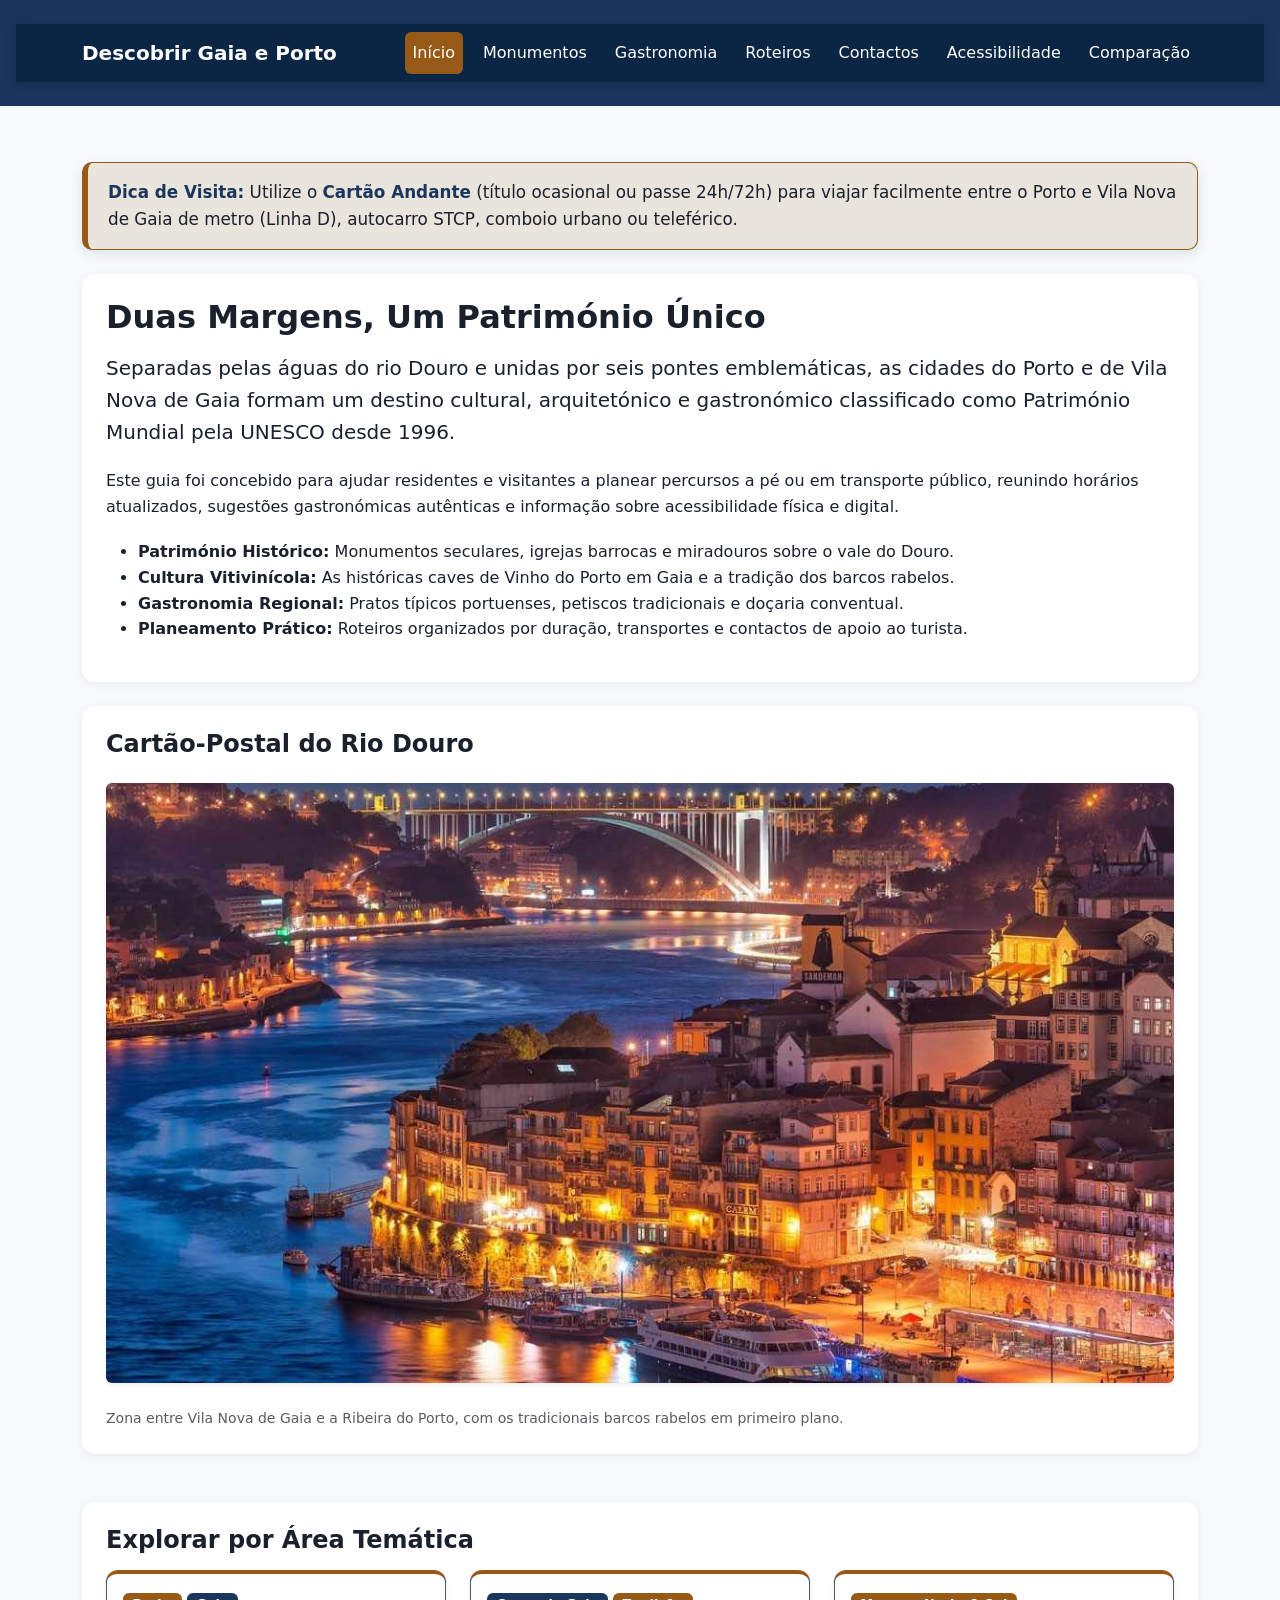
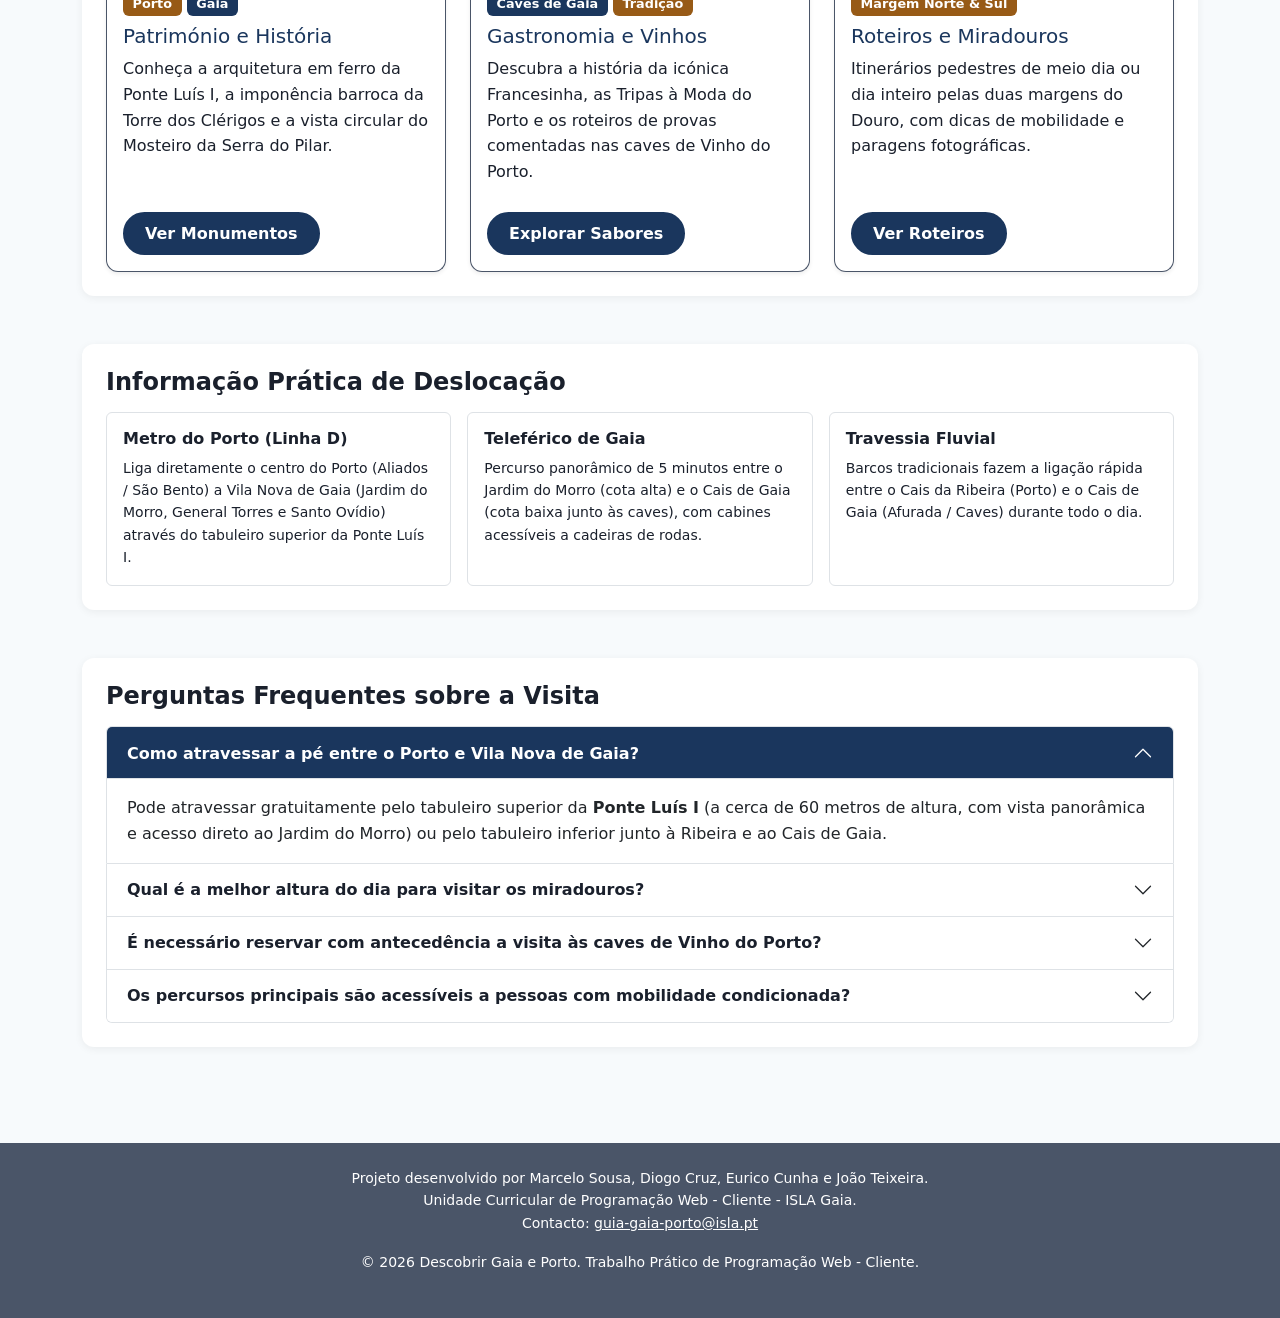
<file: index.html>
<!DOCTYPE html>
<html lang="pt">
<head>
  <meta charset="UTF-8">
  <meta name="viewport" content="width=device-width, initial-scale=1.0">
  <meta name="description" content="Guia turístico acessível sobre património, cultura, roteiros e gastronomia entre Vila Nova de Gaia e o Porto.">
  <title>Descobrir Gaia e Porto — Guia Turístico e Cultural</title>

  <!-- 1. CSS Oficial do Bootstrap v5.3.3 -->
  <link href="https://cdn.jsdelivr.net/npm/bootstrap@5.3.3/dist/css/bootstrap.min.css" rel="stylesheet" integrity="sha384-QWTKZyjpPEjISv5WaRU9OFeRpok6YctnYmDr5pNlyT2bRjXh0JMhjY6hW+ALEwIH" crossorigin="anonymous">

  <!-- 2. O vosso CSS original e o ficheiro de personalização -->
  <link rel="stylesheet" href="estilos.css">
  <link rel="stylesheet" href="bootstrap-custom.css">
</head>
<body>
    <header>
        <nav class="navbar navbar-expand-lg navbar-dark navbar-custom" aria-label="Navegação principal">
            <div class="container">
                <span class="navbar-brand fw-bold mb-0">Descobrir Gaia e Porto</span>
                <button class="navbar-toggler" type="button" data-bs-toggle="collapse" data-bs-target="#menuPrincipal" aria-controls="menuPrincipal" aria-expanded="false" aria-label="Alternar navegação">
                    <span class="navbar-toggler-icon"></span>
                </button>
                <div class="collapse navbar-collapse" id="menuPrincipal">
                    <ul class="navbar-nav ms-auto mb-2 mb-lg-0">
                        <li class="nav-item"><a class="nav-link active" aria-current="page" href="index.html">Início</a></li>
                        <li class="nav-item"><a class="nav-link" href="monumentos.html">Monumentos</a></li>
                        <li class="nav-item"><a class="nav-link" href="gastronomia.html">Gastronomia</a></li>
                        <li class="nav-item"><a class="nav-link" href="roteiros.html">Roteiros</a></li>
                        <li class="nav-item"><a class="nav-link" href="contactos.html">Contactos</a></li>
                        <li class="nav-item"><a class="nav-link" href="acessibilidade.html">Acessibilidade</a></li>
                        <li class="nav-item"><a class="nav-link" href="comparacao.html">Comparação</a></li>
                    </ul>
                </div>
            </div>
        </nav>
    </header>

    <main class="container my-4">
        <div class="alert alert-custom d-flex align-items-center mb-4" role="alert">
            <div>
                <strong>Dica de Visita:</strong> Utilize o <strong>Cartão Andante</strong> (título ocasional ou passe 24h/72h) para viajar facilmente entre o Porto e Vila Nova de Gaia de metro (Linha D), autocarro STCP, comboio urbano ou teleférico.
            </div>
        </div>

        <!-- Secção de Boas-Vindas e Enquadramento -->
        <section class="mb-4">
            <h1 class="h2 fw-bold mb-3">Duas Margens, Um Património Único</h1>
            <p class="lead">
                Separadas pelas águas do rio Douro e unidas por seis pontes emblemáticas, as cidades do <strong>Porto</strong> e de <strong>Vila Nova de Gaia</strong> formam um destino cultural, arquitetónico e gastronómico classificado como Património Mundial pela UNESCO desde 1996.
            </p>
            <p>
                Este guia foi concebido para ajudar residentes e visitantes a planear percursos a pé ou em transporte público, reunindo horários atualizados, sugestões gastronómicas autênticas e informação sobre acessibilidade física e digital.
            </p>
            <ul>
                <li><strong>Património Histórico:</strong> Monumentos seculares, igrejas barrocas e miradouros sobre o vale do Douro.</li>
                <li><strong>Cultura Vitivinícola:</strong> As históricas caves de Vinho do Porto em Gaia e a tradição dos barcos rabelos.</li>
                <li><strong>Gastronomia Regional:</strong> Pratos típicos portuenses, petiscos tradicionais e doçaria conventual.</li>
                <li><strong>Planeamento Prático:</strong> Roteiros organizados por duração, transportes e contactos de apoio ao turista.</li>
            </ul>
        </section>

        <!-- Secção Visual Principal -->
        <section class="mb-5">
            <h2 class="h4 fw-bold mb-3">Cartão-Postal do Rio Douro</h2>
            <figure class="mb-0">
                <img src="images/rio-douro.jpg" class="img-fluid rounded shadow-sm" alt="Vista panorâmica do Rio Douro com barcos rabelo ancorados junto ao Cais de Gaia e a Ponte Luís I ao fundo.">
                <figcaption class="mt-2 text-muted small">Zona entre Vila Nova de Gaia e a Ribeira do Porto, com os tradicionais barcos rabelos em primeiro plano.</figcaption>
            </figure>
        </section>

        <!-- Secção de Cartões Temáticos -->
        <section class="mb-5" aria-labelledby="titulo-destaques">
            <h2 id="titulo-destaques" class="h4 fw-bold mb-3">Explorar por Área Temática</h2>
            <div class="row g-4">
                <!-- Card 1 -->
                <div class="col-12 col-md-6 col-lg-4">
                    <div class="card card-custom shadow-sm h-100">
                        <div class="card-body d-flex flex-column">
                            <div class="mb-2">
                                <span class="badge badge-porto">Porto</span>
                                <span class="badge badge-gaia">Gaia</span>
                            </div>
                            <h3 class="card-title h5">Património e História</h3>
                            <p class="card-text flex-grow-1">Conheça a arquitetura em ferro da Ponte Luís I, a imponência barroca da Torre dos Clérigos e a vista circular do Mosteiro da Serra do Pilar.</p>
                            <a href="monumentos.html" class="btn btn-custom mt-2 align-self-start">Ver Monumentos</a>
                        </div>
                    </div>
                </div>

                <!-- Card 2 -->
                <div class="col-12 col-md-6 col-lg-4">
                    <div class="card card-custom shadow-sm h-100">
                        <div class="card-body d-flex flex-column">
                            <div class="mb-2">
                                <span class="badge badge-gaia">Caves de Gaia</span>
                                <span class="badge badge-porto">Tradição</span>
                            </div>
                            <h3 class="card-title h5">Gastronomia e Vinhos</h3>
                            <p class="card-text flex-grow-1">Descubra a história da icónica Francesinha, as Tripas à Moda do Porto e os roteiros de provas comentadas nas caves de Vinho do Porto.</p>
                            <a href="gastronomia.html" class="btn btn-custom mt-2 align-self-start">Explorar Sabores</a>
                        </div>
                    </div>
                </div>

                <!-- Card 3 -->
                <div class="col-12 col-md-12 col-lg-4">
                    <div class="card card-custom shadow-sm h-100">
                        <div class="card-body d-flex flex-column">
                            <div class="mb-2">
                                <span class="badge badge-porto">Margem Norte &amp; Sul</span>
                            </div>
                            <h3 class="card-title h5">Roteiros e Miradouros</h3>
                            <p class="card-text flex-grow-1">Itinerários pedestres de meio dia ou dia inteiro pelas duas margens do Douro, com dicas de mobilidade e paragens fotográficas.</p>
                            <a href="roteiros.html" class="btn btn-custom mt-2 align-self-start">Ver Roteiros</a>
                        </div>
                    </div>
                </div>
            </div>
        </section>

        <!-- Secção de Informação Rápida de Mobilidade -->
        <section class="mb-5" aria-labelledby="titulo-mobilidade">
            <h2 id="titulo-mobilidade" class="h4 fw-bold mb-3">Informação Prática de Deslocação</h2>
            <div class="row g-3">
                <div class="col-12 col-md-4">
                    <div class="p-3 bg-white rounded border h-100">
                        <h3 class="h6 fw-bold">Metro do Porto (Linha D)</h3>
                        <p class="small mb-0">Liga diretamente o centro do Porto (Aliados / São Bento) a Vila Nova de Gaia (Jardim do Morro, General Torres e Santo Ovídio) através do tabuleiro superior da Ponte Luís I.</p>
                    </div>
                </div>
                <div class="col-12 col-md-4">
                    <div class="p-3 bg-white rounded border h-100">
                        <h3 class="h6 fw-bold">Teleférico de Gaia</h3>
                        <p class="small mb-0">Percurso panorâmico de 5 minutos entre o Jardim do Morro (cota alta) e o Cais de Gaia (cota baixa junto às caves), com cabines acessíveis a cadeiras de rodas.</p>
                    </div>
                </div>
                <div class="col-12 col-md-4">
                    <div class="p-3 bg-white rounded border h-100">
                        <h3 class="h6 fw-bold">Travessia Fluvial</h3>
                        <p class="small mb-0">Barcos tradicionais fazem a ligação rápida entre o Cais da Ribeira (Porto) e o Cais de Gaia (Afurada / Caves) durante todo o dia.</p>
                    </div>
                </div>
            </div>
        </section>

        <!-- Secção FAQ -->
        <section class="mt-5" aria-labelledby="titulo-faq">
            <h2 id="titulo-faq" class="h4 fw-bold mb-3">Perguntas Frequentes sobre a Visita</h2>
            <div class="accordion accordion-custom" id="faqGuia">
                <div class="accordion-item">
                    <h3 class="accordion-header">
                        <button class="accordion-button" type="button" data-bs-toggle="collapse" data-bs-target="#pergunta1" aria-expanded="true" aria-controls="pergunta1">
                            Como atravessar a pé entre o Porto e Vila Nova de Gaia?
                        </button>
                    </h3>
                    <div id="pergunta1" class="accordion-collapse collapse show" data-bs-parent="#faqGuia">
                        <div class="accordion-body">
                            Pode atravessar gratuitamente pelo tabuleiro superior da <strong>Ponte Luís I</strong> (a cerca de 60 metros de altura, com vista panorâmica e acesso direto ao Jardim do Morro) ou pelo tabuleiro inferior junto à Ribeira e ao Cais de Gaia.
                        </div>
                    </div>
                </div>

                <div class="accordion-item">
                    <h3 class="accordion-header">
                        <button class="accordion-button collapsed" type="button" data-bs-toggle="collapse" data-bs-target="#pergunta2" aria-expanded="false" aria-controls="pergunta2">
                            Qual é a melhor altura do dia para visitar os miradouros?
                        </button>
                    </h3>
                    <div id="pergunta2" class="accordion-collapse collapse" data-bs-parent="#faqGuia">
                        <div class="accordion-body">
                            O final da tarde (pôr do sol) no <strong>Mosteiro da Serra do Pilar</strong> ou no <strong>Jardim do Morro</strong> oferece a melhor iluminação dourada sobre as fachadas históricas da Ribeira do Porto.
                        </div>
                    </div>
                </div>

                <div class="accordion-item">
                    <h3 class="accordion-header">
                        <button class="accordion-button collapsed" type="button" data-bs-toggle="collapse" data-bs-target="#pergunta3" aria-expanded="false" aria-controls="pergunta3">
                            É necessário reservar com antecedência a visita às caves de Vinho do Porto?
                        </button>
                    </h3>
                    <div id="pergunta3" class="accordion-collapse collapse" data-bs-parent="#faqGuia">
                        <div class="accordion-body">
                            Sim, sobretudo entre maio e outubro e aos fins de semana. As visitas guiadas têm horários fixos por idioma e incluem provas comentadas de vinhos Tawny, Ruby ou Branco.
                        </div>
                    </div>
                </div>

                <div class="accordion-item">
                    <h3 class="accordion-header">
                        <button class="accordion-button collapsed" type="button" data-bs-toggle="collapse" data-bs-target="#pergunta4" aria-expanded="false" aria-controls="pergunta4">
                            Os percursos principais são acessíveis a pessoas com mobilidade condicionada?
                        </button>
                    </h3>
                    <div id="pergunta4" class="accordion-collapse collapse" data-bs-parent="#faqGuia">
                        <div class="accordion-body">
                            As zonas marginais (Cais de Gaia e Ribeira) são planas e possuem pavimentos regulares. Para vencer o desnível entre a cota baixa e a cota alta sem subir escadarias, recomenda-se o <strong>Metro (Linha D)</strong>, o <strong>Funicular dos Guindais</strong> ou o <strong>Teleférico de Gaia</strong>. Consulte mais detalhes na página <a href="acessibilidade.html">Acessibilidade</a>.
                        </div>
                    </div>
                </div>
            </div>
        </section>
    </main>

    <footer>
        <address>
            Projeto desenvolvido por Marcelo Sousa, Diogo Cruz, Eurico Cunha e João Teixeira.<br>
            Unidade Curricular de Programação Web - Cliente - ISLA Gaia.<br>
            Contacto: <a href="mailto:guia-gaia-porto@isla.pt">guia-gaia-porto@isla.pt</a>
        </address>
        <p>&copy; 2026 Descobrir Gaia e Porto. Trabalho Prático de Programação Web - Cliente.</p>
    </footer>

    <!-- JS Oficial do Bootstrap v5.3.3 -->
    <script src="https://cdn.jsdelivr.net/npm/bootstrap@5.3.3/dist/js/bootstrap.bundle.min.js" integrity="sha384-YvpcrYf0tY3lHB60NNkmXc5s9fDVZLESaAA55NDzOxhy9GkcIdslK1eN7N6jIeHz" crossorigin="anonymous"></script>
</body>
</html>
</file>
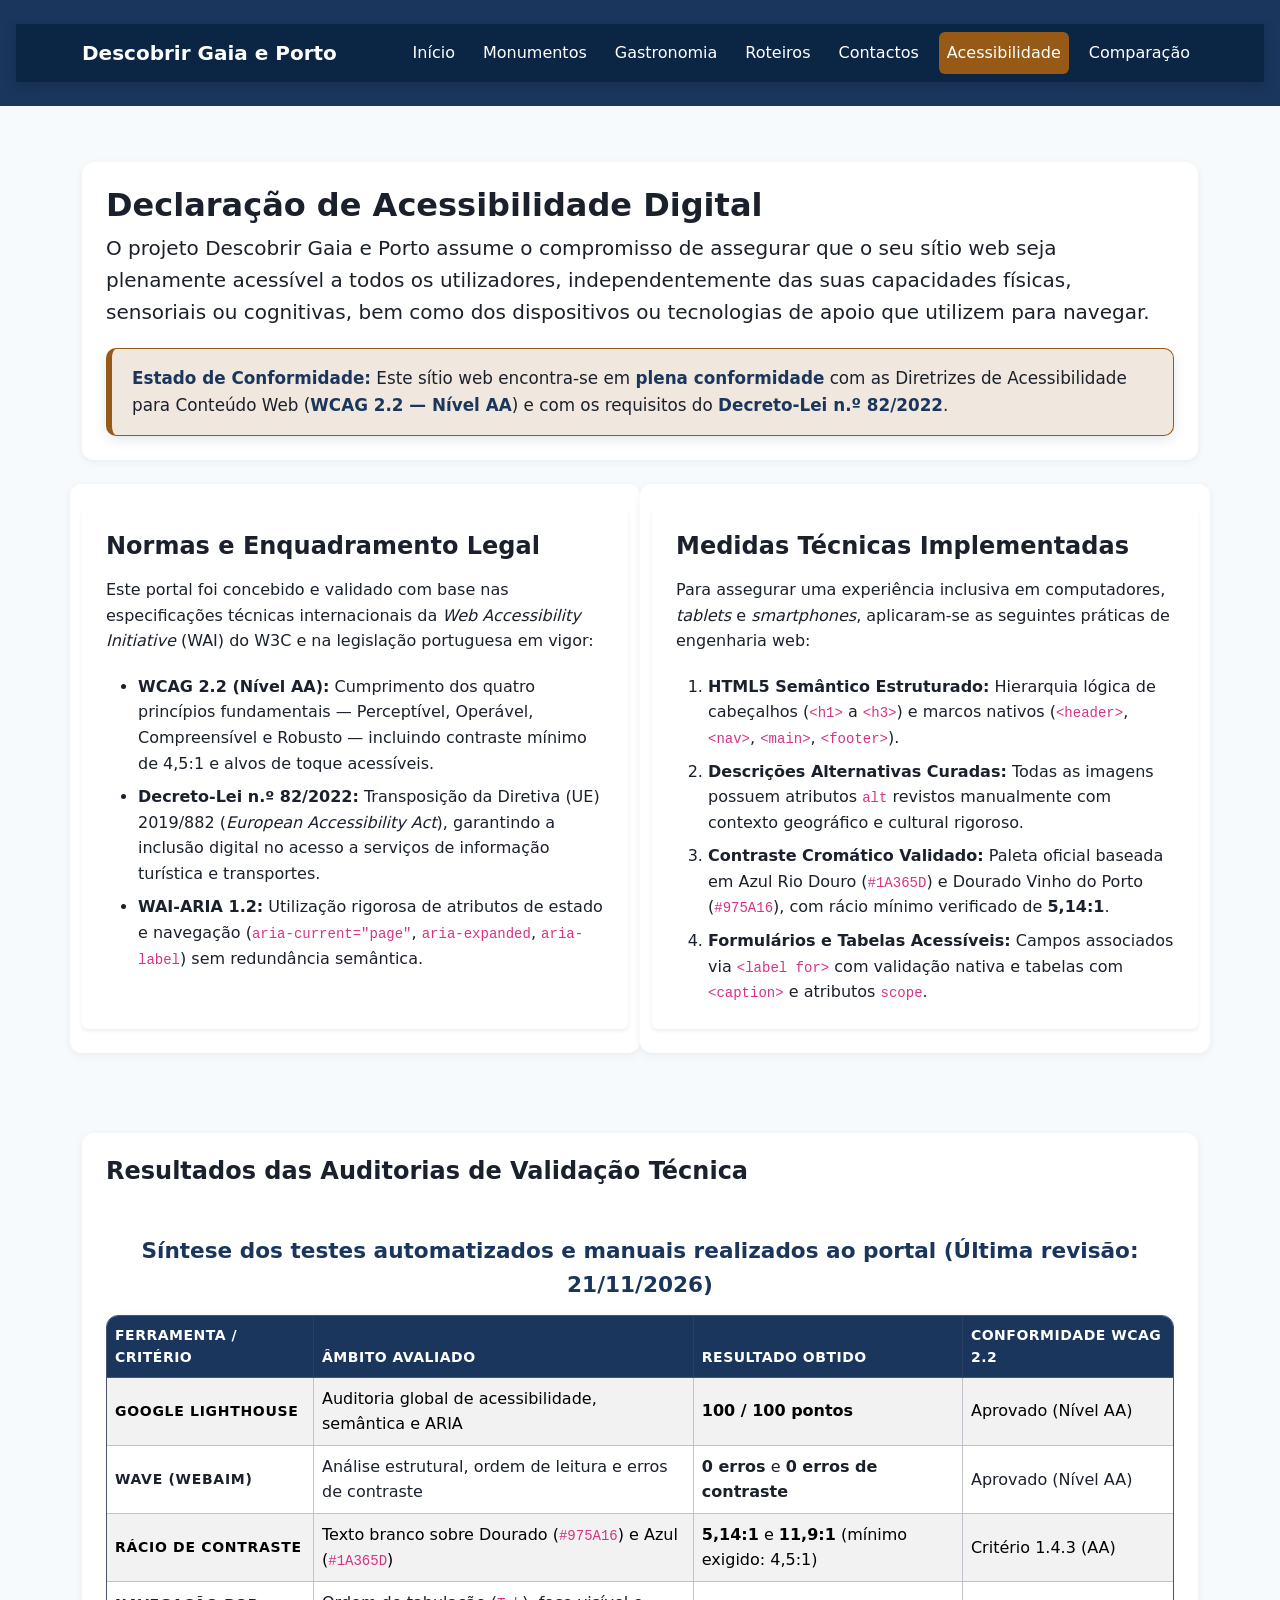
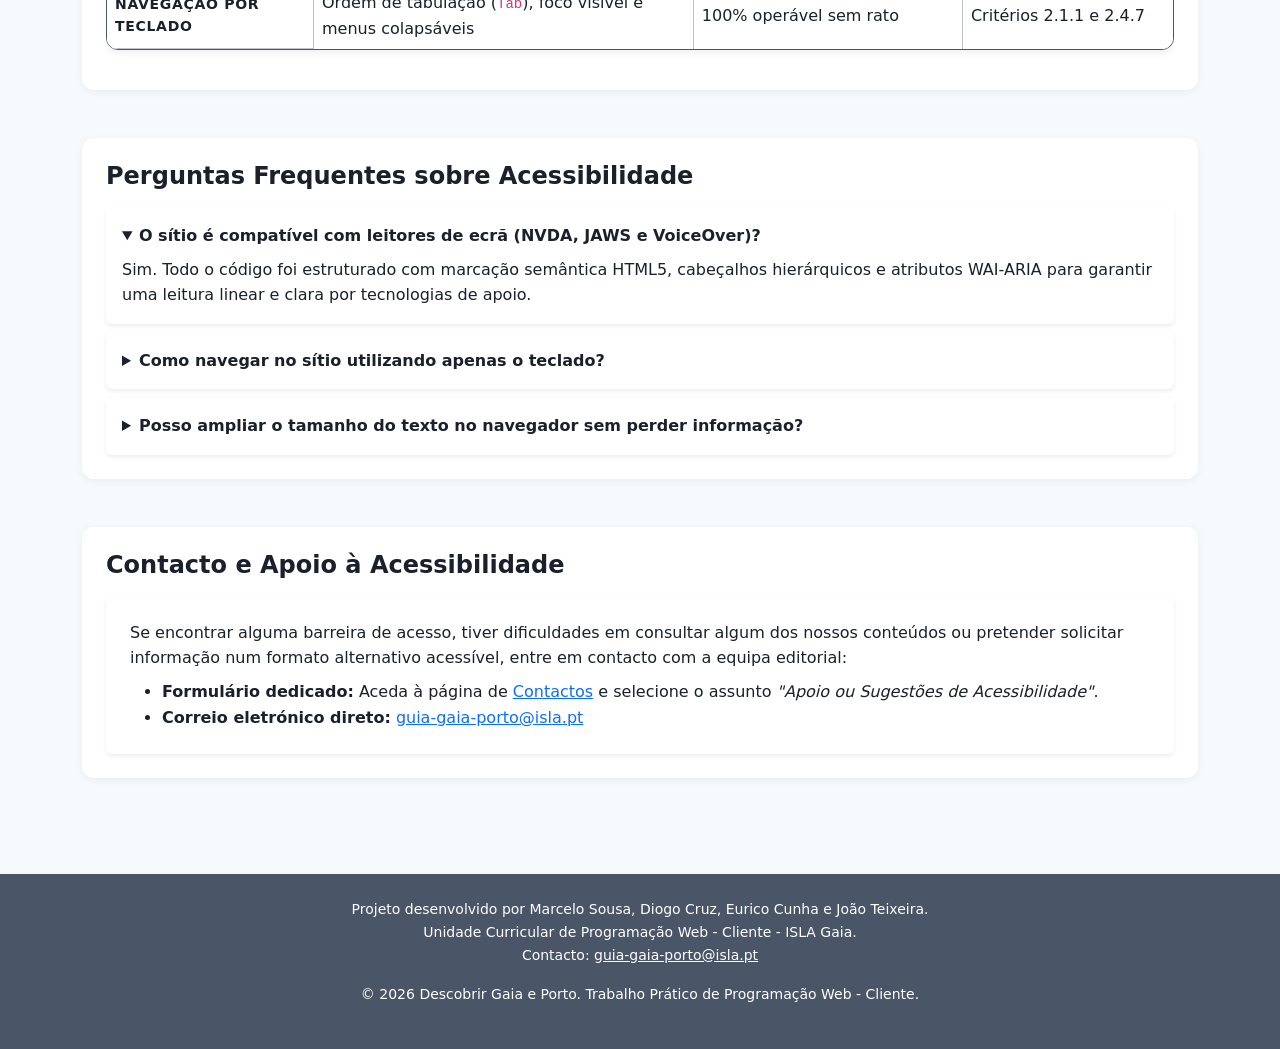
<file: acessibilidade.html>
<!DOCTYPE html>
<html lang="pt">
<head>
  <meta charset="UTF-8">
  <meta name="viewport" content="width=device-width, initial-scale=1.0">
  <meta name="description" content="Declaração de acessibilidade digital do portal Descobrir Gaia e Porto: conformidade WCAG 2.2 AA, Decreto-Lei n.º 82/2022, métricas de contraste e auditorias Lighthouse e WAVE.">
  <title>Descobrir Gaia e Porto - Declaração de Acessibilidade</title>

  <!-- 1. CSS Oficial do Bootstrap v5.3.3 -->
  <link href="https://cdn.jsdelivr.net/npm/bootstrap@5.3.3/dist/css/bootstrap.min.css" rel="stylesheet" integrity="sha384-QWTKZyjpPEjISv5WaRU9OFeRpok6YctnYmDr5pNlyT2bRjXh0JMhjY6hW+ALEwIH" crossorigin="anonymous">

  <!-- 2. O vosso CSS original e o ficheiro de personalização -->
  <link rel="stylesheet" href="estilos.css">
  <link rel="stylesheet" href="bootstrap-custom.css">
</head>
<body>

  <header>
    <nav class="navbar navbar-expand-lg navbar-dark navbar-custom" aria-label="Navegação principal">
        <div class="container">
            <span class="navbar-brand fw-bold mb-0">Descobrir Gaia e Porto</span>
            <button class="navbar-toggler" type="button" data-bs-toggle="collapse" data-bs-target="#menuPrincipal" aria-controls="menuPrincipal" aria-expanded="false" aria-label="Alternar navegação">
                <span class="navbar-toggler-icon"></span>
            </button>
            <div class="collapse navbar-collapse" id="menuPrincipal">
                <ul class="navbar-nav ms-auto mb-2 mb-lg-0">
                    <li class="nav-item"><a class="nav-link" href="index.html">Início</a></li>
                    <li class="nav-item"><a class="nav-link" href="monumentos.html">Monumentos</a></li>
                    <li class="nav-item"><a class="nav-link" href="gastronomia.html">Gastronomia</a></li>
                    <li class="nav-item"><a class="nav-link" href="roteiros.html">Roteiros</a></li>
                    <li class="nav-item"><a class="nav-link" href="contactos.html">Contactos</a></li>
                    <li class="nav-item"><a class="nav-link active" aria-current="page" href="acessibilidade.html">Acessibilidade</a></li>
                    <li class="nav-item"><a class="nav-link" href="comparacao.html">Comparação</a></li>
                </ul>
            </div>
        </div>
    </nav>
  </header>

  <main class="container my-4">
    <!-- Compromisso e Estado de Conformidade -->
    <section class="mb-4">
      <h1 class="h2 fw-bold mb-2">Declaração de Acessibilidade Digital</h1>
      <p class="lead">
        O projeto <strong>Descobrir Gaia e Porto</strong> assume o compromisso de assegurar que o seu sítio web seja plenamente acessível a todos os utilizadores, independentemente das suas capacidades físicas, sensoriais ou cognitivas, bem como dos dispositivos ou tecnologias de apoio que utilizem para navegar.
      </p>
      <div class="alert alert-custom mb-0" role="status">
        <strong>Estado de Conformidade:</strong> Este sítio web encontra-se em <strong>plena conformidade</strong> com as Diretrizes de Acessibilidade para Conteúdo Web (<strong>WCAG 2.2 — Nível AA</strong>) e com os requisitos do <strong>Decreto-Lei n.º 82/2022</strong>.
      </div>
    </section>

    <div class="row g-4 mb-5">
      <!-- Normas e Enquadramento Legal -->
      <article class="col-12 col-lg-6">
        <div class="p-4 bg-white rounded shadow-sm h-100">
          <h2 class="h4 fw-bold mb-3">Normas e Enquadramento Legal</h2>
          <p>
            Este portal foi concebido e validado com base nas especificações técnicas internacionais da <em>Web Accessibility Initiative</em> (WAI) do W3C e na legislação portuguesa em vigor:
          </p>
          <ul class="mb-0">
            <li class="mb-2"><strong>WCAG 2.2 (Nível AA):</strong> Cumprimento dos quatro princípios fundamentais — Perceptível, Operável, Compreensível e Robusto — incluindo contraste mínimo de 4,5:1 e alvos de toque acessíveis.</li>
            <li class="mb-2"><strong>Decreto-Lei n.º 82/2022:</strong> Transposição da Diretiva (UE) 2019/882 (<em>European Accessibility Act</em>), garantindo a inclusão digital no acesso a serviços de informação turística e transportes.</li>
            <li><strong>WAI-ARIA 1.2:</strong> Utilização rigorosa de atributos de estado e navegação (<code>aria-current="page"</code>, <code>aria-expanded</code>, <code>aria-label</code>) sem redundância semântica.</li>
          </ul>
        </div>
      </article>

      <!-- Medidas Técnicas Implementadas -->
      <article class="col-12 col-lg-6">
        <div class="p-4 bg-white rounded shadow-sm h-100">
          <h2 class="h4 fw-bold mb-3">Medidas Técnicas Implementadas</h2>
          <p>
            Para assegurar uma experiência inclusiva em computadores, <em>tablets</em> e <em>smartphones</em>, aplicaram-se as seguintes práticas de engenharia web:
          </p>
          <ol class="mb-0">
            <li class="mb-2"><strong>HTML5 Semântico Estruturado:</strong> Hierarquia lógica de cabeçalhos (<code>&lt;h1&gt;</code> a <code>&lt;h3&gt;</code>) e marcos nativos (<code>&lt;header&gt;</code>, <code>&lt;nav&gt;</code>, <code>&lt;main&gt;</code>, <code>&lt;footer&gt;</code>).</li>
            <li class="mb-2"><strong>Descrições Alternativas Curadas:</strong> Todas as imagens possuem atributos <code>alt</code> revistos manualmente com contexto geográfico e cultural rigoroso.</li>
            <li class="mb-2"><strong>Contraste Cromático Validado:</strong> Paleta oficial baseada em Azul Rio Douro (<code>#1A365D</code>) e Dourado Vinho do Porto (<code>#975A16</code>), com rácio mínimo verificado de <strong>5,14:1</strong>.</li>
            <li><strong>Formulários e Tabelas Acessíveis:</strong> Campos associados via <code>&lt;label for&gt;</code> com validação nativa e tabelas com <code>&lt;caption&gt;</code> e atributos <code>scope</code>.</li>
          </ol>
        </div>
      </article>
    </div>

    <!-- Tabela de Auditoria e Resultados Técnicos -->
    <section class="mb-5" aria-labelledby="titulo-auditoria">
      <h2 id="titulo-auditoria" class="h4 fw-bold mb-3">Resultados das Auditorias de Validação Técnica</h2>
      <div class="table-responsive">
        <table class="table table-striped table-hover table-bordered caption-top align-middle table-custom">
          <caption>Síntese dos testes automatizados e manuais realizados ao portal (Última revisão: 21/11/2026)</caption>
          <thead>
            <tr>
              <th scope="col">Ferramenta / Critério</th>
              <th scope="col">Âmbito Avaliado</th>
              <th scope="col">Resultado Obtido</th>
              <th scope="col">Conformidade WCAG 2.2</th>
            </tr>
          </thead>
          <tbody>
            <tr>
              <th scope="row">Google Lighthouse</th>
              <td>Auditoria global de acessibilidade, semântica e ARIA</td>
              <td><strong>100 / 100 pontos</strong></td>
              <td>Aprovado (Nível AA)</td>
            </tr>
            <tr>
              <th scope="row">WAVE (WebAIM)</th>
              <td>Análise estrutural, ordem de leitura e erros de contraste</td>
              <td><strong>0 erros</strong> e <strong>0 erros de contraste</strong></td>
              <td>Aprovado (Nível AA)</td>
            </tr>
            <tr>
              <th scope="row">Rácio de Contraste</th>
              <td>Texto branco sobre Dourado (<code>#975A16</code>) e Azul (<code>#1A365D</code>)</td>
              <td><strong>5,14:1</strong> e <strong>11,9:1</strong> (mínimo exigido: 4,5:1)</td>
              <td>Critério 1.4.3 (AA)</td>
            </tr>
            <tr>
              <th scope="row">Navegação por Teclado</th>
              <td>Ordem de tabulação (<code>Tab</code>), foco visível e menus colapsáveis</td>
              <td>100% operável sem rato</td>
              <td>Critérios 2.1.1 e 2.4.7</td>
            </tr>
          </tbody>
        </table>
      </div>
    </section>

    <!-- Perguntas Frequentes sobre Acessibilidade (mantendo <details> e <summary>) -->
    <section class="mb-5" aria-labelledby="titulo-faq-acess">
      <h2 id="titulo-faq-acess" class="h4 fw-bold mb-3">Perguntas Frequentes sobre Acessibilidade</h2>
  
      <div class="p-3 bg-white rounded shadow-sm mb-2">
        <details open>
          <summary class="fw-bold">O sítio é compatível com leitores de ecrã (NVDA, JAWS e VoiceOver)?</summary>
          <p class="mt-2 mb-0">Sim. Todo o código foi estruturado com marcação semântica HTML5, cabeçalhos hierárquicos e atributos WAI-ARIA para garantir uma leitura linear e clara por tecnologias de apoio.</p>
        </details>
      </div>

      <div class="p-3 bg-white rounded shadow-sm mb-2">
        <details>
          <summary class="fw-bold">Como navegar no sítio utilizando apenas o teclado?</summary>
          <p class="mt-2 mb-0">Utilize a tecla <kbd>Tab</kbd> para avançar entre links, botões e campos de formulário, <kbd>Shift</kbd> + <kbd>Tab</kbd> para recuar e <kbd>Enter</kbd> ou <kbd>Espaço</kbd> para ativar os controlos.</p>
        </details>
      </div>

      <div class="p-3 bg-white rounded shadow-sm">
        <details>
          <summary class="fw-bold">Posso ampliar o tamanho do texto no navegador sem perder informação?</summary>
          <p class="mt-2 mb-0">Sim. O layout responsivo baseado em unidades relativas permite ampliar a página até <strong>200%</strong> (<kbd>Ctrl</kbd> + <kbd>+</kbd>) sem sobreposição de texto nem necessidade de deslocamento horizontal.</p>
        </details>
      </div>
    </section>

    <!-- Contacto e Apoio à Acessibilidade -->
    <section aria-labelledby="titulo-contacto-acess">
      <h2 id="titulo-contacto-acess" class="h4 fw-bold mb-3">Contacto e Apoio à Acessibilidade</h2>
      <div class="p-4 bg-white rounded shadow-sm">
        <p class="mb-2">
          Se encontrar alguma barreira de acesso, tiver dificuldades em consultar algum dos nossos conteúdos ou pretender solicitar informação num formato alternativo acessível, entre em contacto com a equipa editorial:
        </p>
        <ul class="mb-0">
          <li><strong>Formulário dedicado:</strong> Aceda à página de <a href="contactos.html">Contactos</a> e selecione o assunto <em>"Apoio ou Sugestões de Acessibilidade"</em>.</li>
          <li><strong>Correio eletrónico direto:</strong> <a href="mailto:guia-gaia-porto@isla.pt">guia-gaia-porto@isla.pt</a></li>
        </ul>
      </div>
    </section>

  </main>

  <footer>
        <address>
            Projeto desenvolvido por Marcelo Sousa, Diogo Cruz, Eurico Cunha e João Teixeira.<br>
            Unidade Curricular de Programação Web - Cliente - ISLA Gaia.<br>
            Contacto: <a href="mailto:guia-gaia-porto@isla.pt">guia-gaia-porto@isla.pt</a>
        </address>
        <p>&copy; 2026 Descobrir Gaia e Porto. Trabalho Prático de Programação Web - Cliente.</p>
  </footer>
  <!-- JS Oficial do Bootstrap v5.3.3 -->
  <script 
    src="https://cdn.jsdelivr.net/npm/bootstrap@5.3.3/dist/js/bootstrap.bundle.min.js" integrity="sha384-YvpcrYf0tY3lHB60NNkmXc5s9fDVZLESaAA55NDzOxhy9GkcIdslK1eN7N6jIeHz" crossorigin="anonymous">
  </script>
</body>
</html>
</file>
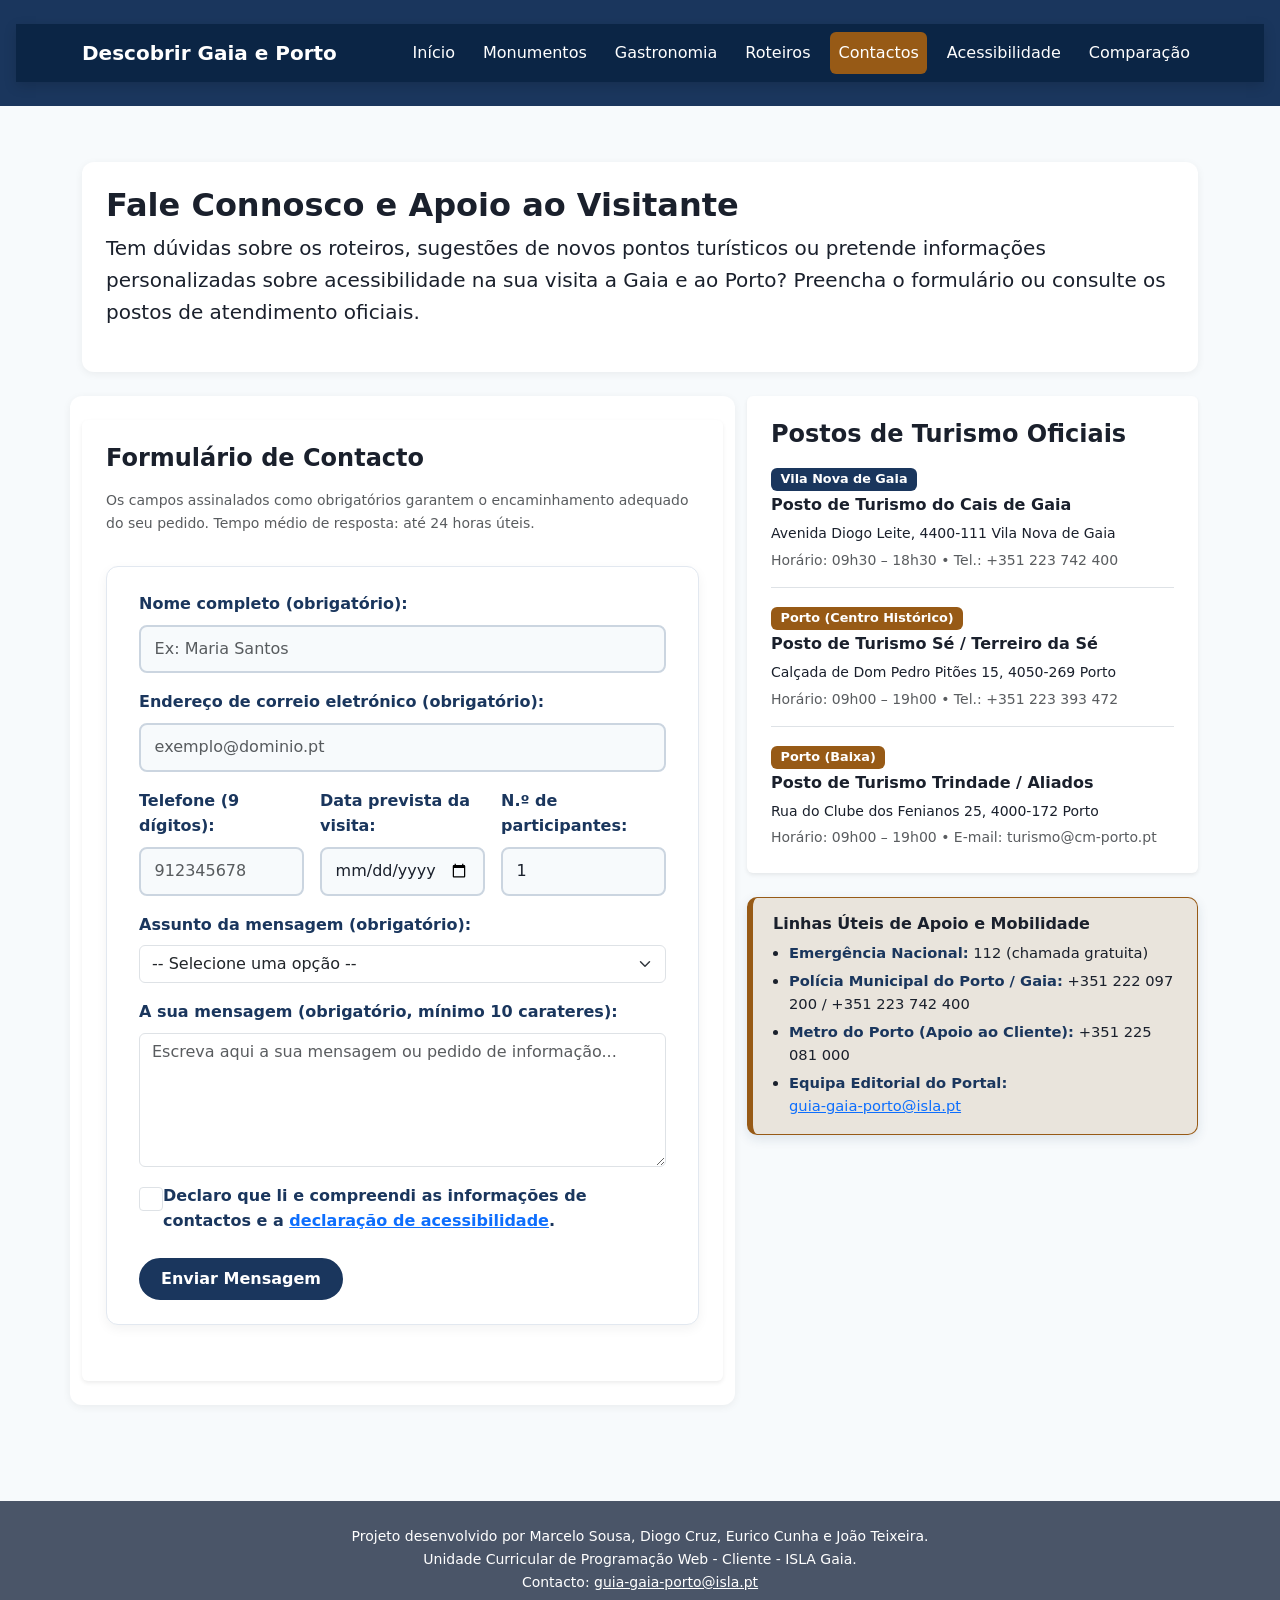
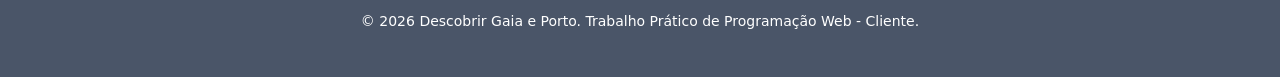
<file: contactos.html>
<!DOCTYPE html>
<html lang="pt">
<head>
  <meta charset="UTF-8">
  <meta name="viewport" content="width=device-width, initial-scale=1.0">
  <meta name="description" content="Contactos do portal Descobrir Gaia e Porto: formulário de apoio ao visitante, moradas dos Postos de Turismo oficiais e contactos úteis de mobilidade e emergência.">
  <title>Descobrir Gaia e Porto - Contactos</title>

  <!-- 1. CSS Oficial do Bootstrap v5.3.3 -->
  <link href="https://cdn.jsdelivr.net/npm/bootstrap@5.3.3/dist/css/bootstrap.min.css" rel="stylesheet" integrity="sha384-QWTKZyjpPEjISv5WaRU9OFeRpok6YctnYmDr5pNlyT2bRjXh0JMhjY6hW+ALEwIH" crossorigin="anonymous">

  <!-- 2. O vosso CSS original e o ficheiro de personalização -->
  <link rel="stylesheet" href="estilos.css">
  <link rel="stylesheet" href="bootstrap-custom.css">
</head>
<body>

  <header>
    <nav class="navbar navbar-expand-lg navbar-dark navbar-custom" aria-label="Navegação principal">
      <div class="container">
        <span class="navbar-brand fw-bold mb-0">Descobrir Gaia e Porto</span>
        <button class="navbar-toggler" type="button" data-bs-toggle="collapse" data-bs-target="#menuPrincipal" aria-controls="menuPrincipal" aria-expanded="false" aria-label="Alternar navegação">
          <span class="navbar-toggler-icon"></span>
        </button>
        <div class="collapse navbar-collapse" id="menuPrincipal">
          <ul class="navbar-nav ms-auto mb-2 mb-lg-0">
            <li class="nav-item"><a class="nav-link" href="index.html">Início</a></li>
            <li class="nav-item"><a class="nav-link" href="monumentos.html">Monumentos</a></li>
            <li class="nav-item"><a class="nav-link" href="gastronomia.html">Gastronomia</a></li>
            <li class="nav-item"><a class="nav-link" href="roteiros.html">Roteiros</a></li>
            <li class="nav-item"><a class="nav-link active" aria-current="page" href="contactos.html">Contactos</a></li>
            <li class="nav-item"><a class="nav-link" href="acessibilidade.html">Acessibilidade</a></li>
            <li class="nav-item"><a class="nav-link" href="comparacao.html">Comparação</a></li>
          </ul>
        </div>
      </div>
    </nav>
  </header>

  <main class="container my-4">
    <!-- Secção de apresentação -->
    <section class="mb-4">
      <h1 class="h2 fw-bold mb-2">Fale Connosco e Apoio ao Visitante</h1>
      <p class="lead">
        Tem dúvidas sobre os roteiros, sugestões de novos pontos turísticos ou pretende informações personalizadas sobre acessibilidade na sua visita a Gaia e ao Porto? Preencha o formulário ou consulte os postos de atendimento oficiais.
      </p>
    </section>

    <div class="row g-4">
      <!-- Coluna Esquerda: Formulário com validação nativa e acessibilidade -->
      <section class="col-12 col-lg-7" aria-labelledby="titulo-formulario">
        <div class="p-4 bg-white rounded shadow-sm h-100">
          <h2 id="titulo-formulario" class="h4 fw-bold mb-3">Formulário de Contacto</h2>
          <p class="small text-muted mb-4">
            Os campos assinalados como obrigatórios garantem o encaminhamento adequado do seu pedido. Tempo médio de resposta: até 24 horas úteis.
          </p>

          <form action="#" method="post">
            <!-- Controlo 1: Texto (Nome) -->
            <div class="mb-3">
              <label for="campo-nome" class="form-label fw-semibold">Nome completo (obrigatório):</label>
              <input type="text" class="form-control" id="campo-nome" name="nome" required minlength="3" placeholder="Ex: Maria Santos">
            </div>

            <!-- Controlo 2: Email -->
            <div class="mb-3">
              <label for="campo-email" class="form-label fw-semibold">Endereço de correio eletrónico (obrigatório):</label>
              <input type="email" class="form-control" id="campo-email" name="email" required placeholder="exemplo@dominio.pt">
            </div>

            <div class="row g-3 mb-3">
              <!-- Controlo 3: Telefone com pattern -->
              <div class="col-12 col-md-4">
                <label for="campo-telefone" class="form-label fw-semibold">Telefone (9 dígitos):</label>
                <input type="tel" class="form-control" id="campo-telefone" name="telefone" pattern="[0-9]{9}" placeholder="912345678" maxlength="9">
              </div>

              <!-- Controlo 4: Data -->
              <div class="col-12 col-md-4">
                <label for="campo-data" class="form-label fw-semibold">Data prevista da visita:</label>
                <input type="date" class="form-control" id="campo-data" name="data_visita">
              </div>

              <!-- Controlo 5: Número -->
              <div class="col-12 col-md-4">
                <label for="campo-pessoas" class="form-label fw-semibold">N.º de participantes:</label>
                <input type="number" class="form-control" id="campo-pessoas" name="pessoas" min="1" max="20" value="1">
              </div>
            </div>

            <!-- Controlo 6: Caixa de seleção (Select) -->
            <div class="mb-3">
              <label for="campo-assunto" class="form-label fw-semibold">Assunto da mensagem (obrigatório):</label>
              <select class="form-select" id="campo-assunto" name="assunto" required>
                <option value="">-- Selecione uma opção --</option>
                <option value="roteiros">Dúvidas sobre Roteiros</option>
                <option value="monumentos">Informação sobre Monumentos</option>
                <option value="gastronomia">Recomendações de Gastronomia</option>
                <option value="acessibilidade">Apoio ou Sugestões de Acessibilidade</option>
                <option value="outro">Outro assunto</option>
              </select>
            </div>

            <!-- Controlo 7: Área de texto (Textarea) -->
            <div class="mb-3">
              <label for="campo-mensagem" class="form-label fw-semibold">A sua mensagem (obrigatório, mínimo 10 carateres):</label>
              <textarea class="form-control" id="campo-mensagem" name="mensagem" rows="5" required minlength="10" placeholder="Escreva aqui a sua mensagem ou pedido de informação..."></textarea>
            </div>

            <!-- Controlo 8: Checkbox (Consentimento) -->
            <div class="form-check mb-4">
              <input class="form-check-input" type="checkbox" name="declaracao" id="declaracao" required>
              <label class="form-check-label" for="declaracao">
                Declaro que li e compreendi as informações de contactos e a <a href="acessibilidade.html">declaração de acessibilidade</a>.
              </label>
            </div>

            <!-- Botão de submissão -->
            <button type="submit" class="btn btn-custom">Enviar Mensagem</button>
          </form>
        </div>
      </section>

      <!-- Coluna Direita: Postos de Turismo e Contactos Úteis -->
      <aside class="col-12 col-lg-5" aria-labelledby="titulo-postos">
        <div class="p-4 bg-white rounded shadow-sm mb-4">
          <h2 id="titulo-postos" class="h4 fw-bold mb-3">Postos de Turismo Oficiais</h2>
          
          <div class="mb-3 pb-3 border-bottom">
            <span class="badge badge-gaia mb-1">Vila Nova de Gaia</span>
            <h3 class="h6 fw-bold">Posto de Turismo do Cais de Gaia</h3>
            <p class="small mb-1">Avenida Diogo Leite, 4400-111 Vila Nova de Gaia</p>
            <p class="small text-muted mb-0">Horário: 09h30 – 18h30 • Tel.: +351 223 742 400</p>
          </div>

          <div class="mb-3 pb-3 border-bottom">
            <span class="badge badge-porto mb-1">Porto (Centro Histórico)</span>
            <h3 class="h6 fw-bold">Posto de Turismo Sé / Terreiro da Sé</h3>
            <p class="small mb-1">Calçada de Dom Pedro Pitões 15, 4050-269 Porto</p>
            <p class="small text-muted mb-0">Horário: 09h00 – 19h00 • Tel.: +351 223 393 472</p>
          </div>

          <div>
            <span class="badge badge-porto mb-1">Porto (Baixa)</span>
            <h3 class="h6 fw-bold">Posto de Turismo Trindade / Aliados</h3>
            <p class="small mb-1">Rua do Clube dos Fenianos 25, 4000-172 Porto</p>
            <p class="small text-muted mb-0">Horário: 09h00 – 19h00 • E-mail: turismo@cm-porto.pt</p>
          </div>
        </div>

        <div class="alert alert-custom mb-0" role="note">
          <h3 class="h6 fw-bold mb-2">Linhas Úteis de Apoio e Mobilidade</h3>
          <ul class="small mb-0 ps-3">
            <li class="mb-1"><strong>Emergência Nacional:</strong> 112 (chamada gratuita)</li>
            <li class="mb-1"><strong>Polícia Municipal do Porto / Gaia:</strong> +351 222 097 200 / +351 223 742 400</li>
            <li class="mb-1"><strong>Metro do Porto (Apoio ao Cliente):</strong> +351 225 081 000</li>
            <li><strong>Equipa Editorial do Portal:</strong> <a href="mailto:guia-gaia-porto@isla.pt">guia-gaia-porto@isla.pt</a></li>
          </ul>
        </div>
      </aside>
    </div>
  </main>
  
  <footer>
    <address>
      Projeto desenvolvido por Marcelo Sousa, Diogo Cruz, Eurico Cunha e João Teixeira.<br>
      Unidade Curricular de Programação Web - Cliente - ISLA Gaia.<br>
      Contacto: <a href="mailto:guia-gaia-porto@isla.pt">guia-gaia-porto@isla.pt</a>
    </address>
    <p>&copy; 2026 Descobrir Gaia e Porto. Trabalho Prático de Programação Web - Cliente.</p>
  </footer>
  <!-- JS Oficial do Bootstrap v5.3.3 -->
  <script 
    src="https://cdn.jsdelivr.net/npm/bootstrap@5.3.3/dist/js/bootstrap.bundle.min.js" integrity="sha384-YvpcrYf0tY3lHB60NNkmXc5s9fDVZLESaAA55NDzOxhy9GkcIdslK1eN7N6jIeHz" crossorigin="anonymous">
  </script>
</body>
</html>
</file>
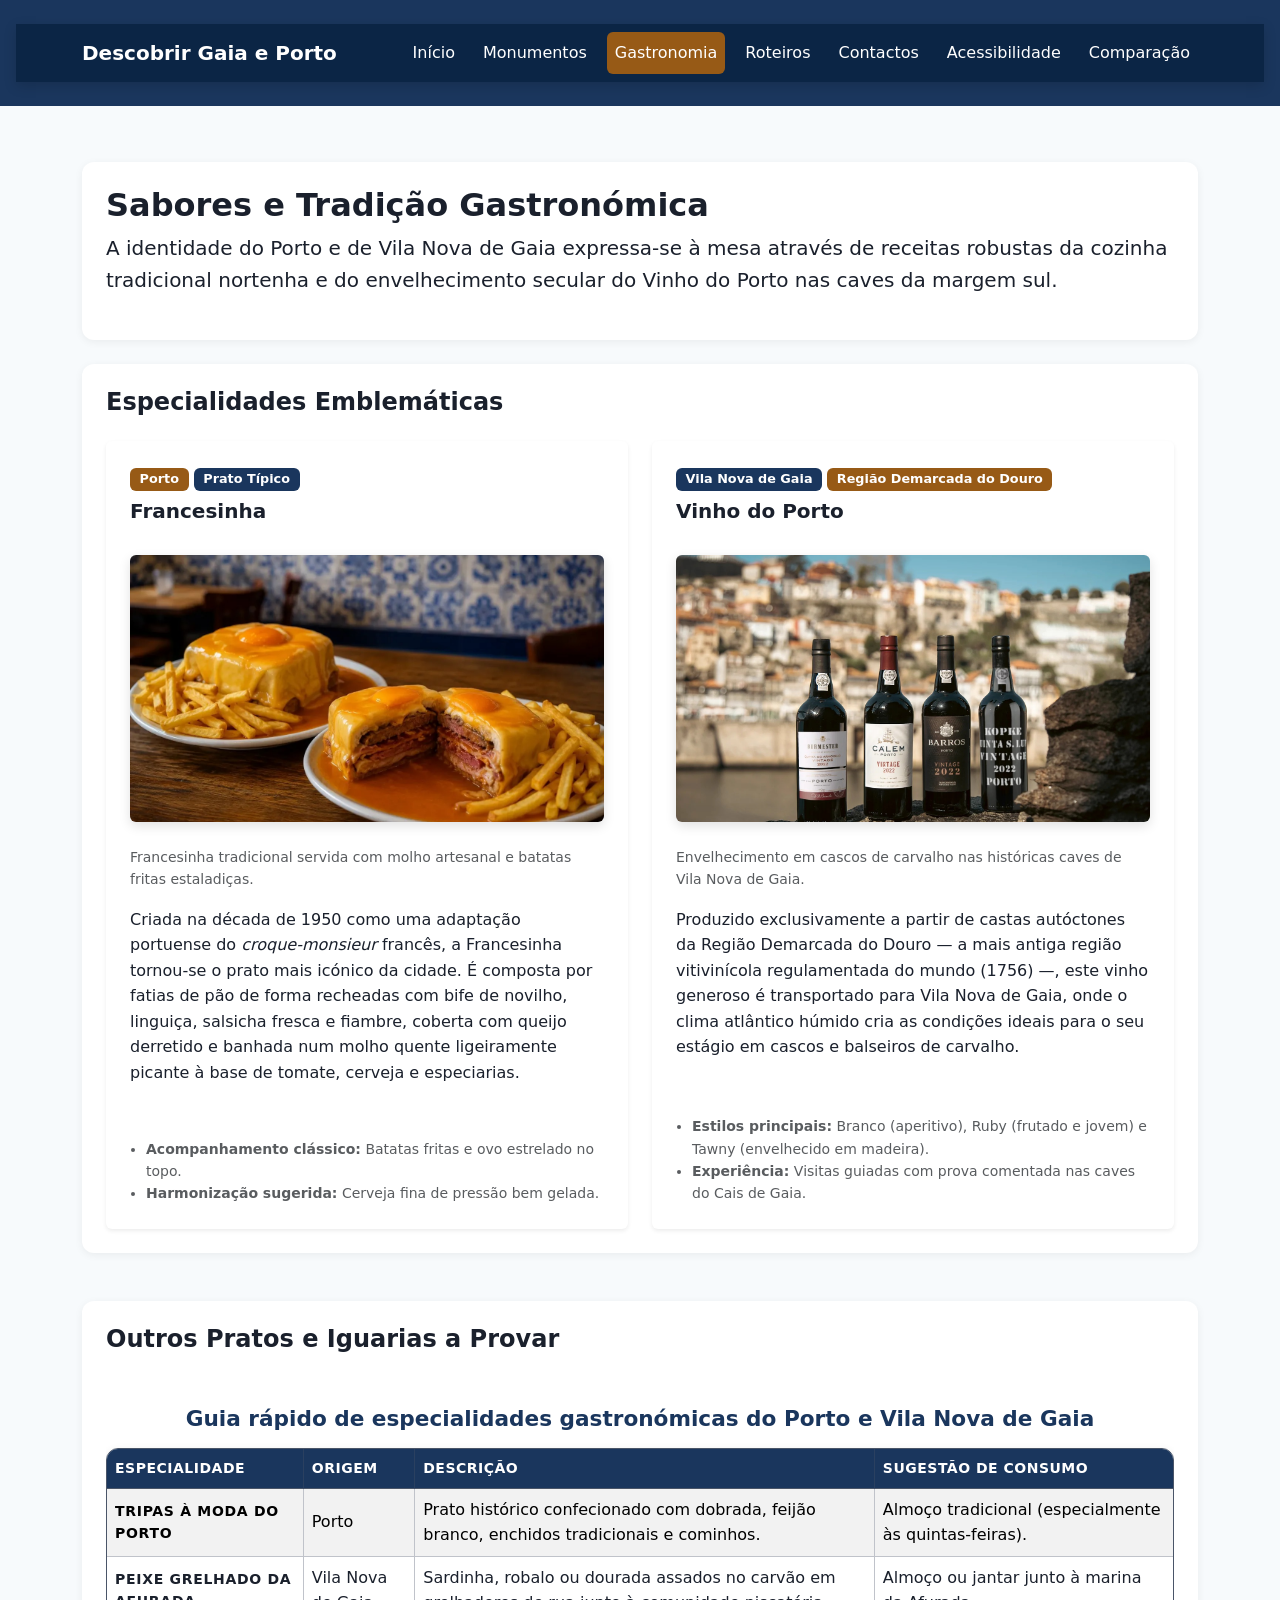
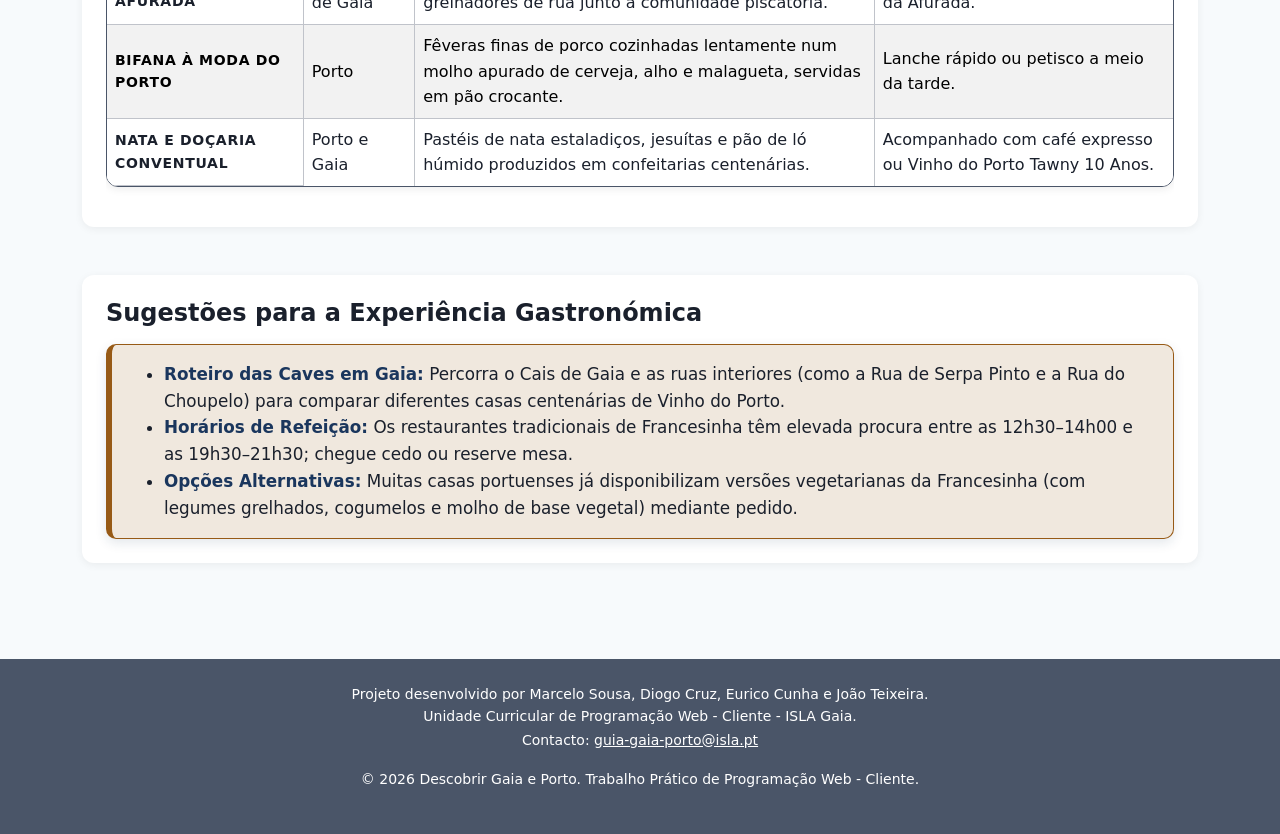
<file: gastronomia.html>
<!DOCTYPE html>
<html lang="pt">
<head>
  <meta charset="UTF-8">
  <meta name="viewport" content="width=device-width, initial-scale=1.0">
  <meta name="description" content="Gastronomia tradicional do Porto e Vila Nova de Gaia: história da Francesinha, provas de Vinho do Porto nas caves de Gaia e roteiro de sabores regionais.">
  <title>Descobrir Gaia e Porto - Gastronomia</title>

  <!-- 1. CSS Oficial do Bootstrap v5.3.3 -->
  <link href="https://cdn.jsdelivr.net/npm/bootstrap@5.3.3/dist/css/bootstrap.min.css" rel="stylesheet" integrity="sha384-QWTKZyjpPEjISv5WaRU9OFeRpok6YctnYmDr5pNlyT2bRjXh0JMhjY6hW+ALEwIH" crossorigin="anonymous">

  <!-- 2. O vosso CSS original e o ficheiro de personalização -->
  <link rel="stylesheet" href="estilos.css">
  <link rel="stylesheet" href="bootstrap-custom.css">
</head>
<body>
    <header>
        <nav class="navbar navbar-expand-lg navbar-dark navbar-custom" aria-label="Navegação principal">
            <div class="container">
                <span class="navbar-brand fw-bold mb-0">Descobrir Gaia e Porto</span>
                <button class="navbar-toggler" type="button" data-bs-toggle="collapse" data-bs-target="#menuPrincipal" aria-controls="menuPrincipal" aria-expanded="false" aria-label="Alternar navegação">
                    <span class="navbar-toggler-icon"></span>
                </button>
                <div class="collapse navbar-collapse" id="menuPrincipal">
                    <ul class="navbar-nav ms-auto mb-2 mb-lg-0">
                        <li class="nav-item"><a class="nav-link" href="index.html">Início</a></li>
                        <li class="nav-item"><a class="nav-link" href="monumentos.html">Monumentos</a></li>
                        <li class="nav-item"><a class="nav-link active" aria-current="page" href="gastronomia.html">Gastronomia</a></li>
                        <li class="nav-item"><a class="nav-link" href="roteiros.html">Roteiros</a></li>
                        <li class="nav-item"><a class="nav-link" href="contactos.html">Contactos</a></li>
                        <li class="nav-item"><a class="nav-link" href="acessibilidade.html">Acessibilidade</a></li>
                        <li class="nav-item"><a class="nav-link" href="comparacao.html">Comparação</a></li>
                    </ul>
                </div>
            </div>
        </nav>
    </header>

    <main class="container my-4">
        <section class="mb-4">
            <h1 class="h2 fw-bold mb-2">Sabores e Tradição Gastronómica</h1>
            <p class="lead">
                A identidade do Porto e de Vila Nova de Gaia expressa-se à mesa através de receitas robustas da cozinha tradicional nortenha e do envelhecimento secular do Vinho do Porto nas caves da margem sul.
            </p>
        </section>

        <section class="mb-5" aria-labelledby="titulo-especialidades">
            <h2 id="titulo-especialidades" class="h4 fw-bold mb-4">Especialidades Emblemáticas</h2>

            <div class="row g-4">
                <!-- Especialidade 1: Francesinha -->
                <div class="col-12 col-lg-6">
                    <article class="p-4 bg-white rounded shadow-sm h-100 d-flex flex-column">
                        <div class="mb-2">
                            <span class="badge badge-porto">Porto</span>
                            <span class="badge badge-gaia">Prato Típico</span>
                        </div>
                        <h3 class="h5 fw-bold">Francesinha</h3>
                        <figure>
                            <img src="images/francesinha.jpg" class="img-fluid rounded" alt="Francesinha tradicional do Porto servida em prato fundo com molho quente, queijo derretido e batatas fritas.">
                            <figcaption class="mt-2 text-muted small">Francesinha tradicional servida com molho artesanal e batatas fritas estaladiças.</figcaption>
                        </figure>
                        <p class="flex-grow-1">
                            Criada na década de 1950 como uma adaptação portuense do <em>croque-monsieur</em> francês, a Francesinha tornou-se o prato mais icónico da cidade. É composta por fatias de pão de forma recheadas com bife de novilho, linguiça, salsicha fresca e fiambre, coberta com queijo derretido e banhada num molho quente ligeiramente picante à base de tomate, cerveja e especiarias.
                        </p>
                        <ul class="small text-muted mb-0 ps-3">
                            <li><strong>Acompanhamento clássico:</strong> Batatas fritas e ovo estrelado no topo.</li>
                            <li><strong>Harmonização sugerida:</strong> Cerveja fina de pressão bem gelada.</li>
                        </ul>
                    </article>
                </div>

                <!-- Especialidade 2: Vinho do Porto -->
                <div class="col-12 col-lg-6">
                    <article class="p-4 bg-white rounded shadow-sm h-100 d-flex flex-column">
                        <div class="mb-2">
                            <span class="badge badge-gaia">Vila Nova de Gaia</span>
                            <span class="badge badge-porto">Região Demarcada do Douro</span>
                        </div>
                        <h3 class="h5 fw-bold">Vinho do Porto</h3>
                        <figure>
                            <img src="images/vinho-porto.jpg" class="img-fluid rounded" alt="Copos com Vinho do Porto ao lado de barricas de carvalho nas caves tradicionais de Vila Nova de Gaia.">
                            <figcaption class="mt-2 text-muted small">Envelhecimento em cascos de carvalho nas históricas caves de Vila Nova de Gaia.</figcaption>
                        </figure>
                        <p class="flex-grow-1">
                            Produzido exclusivamente a partir de castas autóctones da Região Demarcada do Douro — a mais antiga região vitivinícola regulamentada do mundo (1756) —, este vinho generoso é transportado para Vila Nova de Gaia, onde o clima atlântico húmido cria as condições ideais para o seu estágio em cascos e balseiros de carvalho.
                        </p>
                        <ul class="small text-muted mb-0 ps-3">
                            <li><strong>Estilos principais:</strong> Branco (aperitivo), Ruby (frutado e jovem) e Tawny (envelhecido em madeira).</li>
                            <li><strong>Experiência:</strong> Visitas guiadas com prova comentada nas caves do Cais de Gaia.</li>
                        </ul>
                    </article>
                </div>
            </div>
        </section>

        <!-- Secção de Outras Especialidades e Harmonizações -->
        <section class="mb-5" aria-labelledby="titulo-pratos">
            <h2 id="titulo-pratos" class="h4 fw-bold mb-3">Outros Pratos e Iguarias a Provar</h2>
            <div class="table-responsive">
                <table class="table table-striped table-hover table-bordered caption-top align-middle table-custom">
                    <caption>Guia rápido de especialidades gastronómicas do Porto e Vila Nova de Gaia</caption>
                    <thead>
                        <tr>
                            <th scope="col">Especialidade</th>
                            <th scope="col">Origem</th>
                            <th scope="col">Descrição</th>
                            <th scope="col">Sugestão de Consumo</th>
                        </tr>
                    </thead>
                    <tbody>
                        <tr>
                            <th scope="row">Tripas à Moda do Porto</th>
                            <td>Porto</td>
                            <td>Prato histórico confecionado com dobrada, feijão branco, enchidos tradicionais e cominhos.</td>
                            <td>Almoço tradicional (especialmente às quintas-feiras).</td>
                        </tr>
                        <tr>
                            <th scope="row">Peixe Grelhado da Afurada</th>
                            <td>Vila Nova de Gaia</td>
                            <td>Sardinha, robalo ou dourada assados no carvão em grelhadores de rua junto à comunidade piscatória.</td>
                            <td>Almoço ou jantar junto à marina da Afurada.</td>
                        </tr>
                        <tr>
                            <th scope="row">Bifana à Moda do Porto</th>
                            <td>Porto</td>
                            <td>Fêveras finas de porco cozinhadas lentamente num molho apurado de cerveja, alho e malagueta, servidas em pão crocante.</td>
                            <td>Lanche rápido ou petisco a meio da tarde.</td>
                        </tr>
                        <tr>
                            <th scope="row">Nata e Doçaria Conventual</th>
                            <td>Porto e Gaia</td>
                            <td>Pastéis de nata estaladiços, jesuítas e pão de ló húmido produzidos em confeitarias centenárias.</td>
                            <td>Acompanhado com café expresso ou Vinho do Porto Tawny 10 Anos.</td>
                        </tr>
                    </tbody>
                </table>
            </div>
        </section>

        <!-- Secção de Sugestões Práticas -->
        <section aria-labelledby="titulo-sugestoes">
            <h2 id="titulo-sugestoes" class="h4 fw-bold mb-3">Sugestões para a Experiência Gastronómica</h2>
            <div class="alert alert-custom mb-0" role="note">
                <ul class="mb-0">
                    <li><strong>Roteiro das Caves em Gaia:</strong> Percorra o Cais de Gaia e as ruas interiores (como a Rua de Serpa Pinto e a Rua do Choupelo) para comparar diferentes casas centenárias de Vinho do Porto.</li>
                    <li><strong>Horários de Refeição:</strong> Os restaurantes tradicionais de Francesinha têm elevada procura entre as 12h30–14h00 e as 19h30–21h30; chegue cedo ou reserve mesa.</li>
                    <li><strong>Opções Alternativas:</strong> Muitas casas portuenses já disponibilizam versões vegetarianas da Francesinha (com legumes grelhados, cogumelos e molho de base vegetal) mediante pedido.</li>
                </ul>
            </div>
        </section>
    </main>

    <footer>
        <address>
            Projeto desenvolvido por Marcelo Sousa, Diogo Cruz, Eurico Cunha e João Teixeira.<br>
            Unidade Curricular de Programação Web - Cliente - ISLA Gaia.<br>
            Contacto: <a href="mailto:guia-gaia-porto@isla.pt">guia-gaia-porto@isla.pt</a>
        </address>
        <p>&copy; 2026 Descobrir Gaia e Porto. Trabalho Prático de Programação Web - Cliente.</p>
    </footer>
    <!-- JS Oficial do Bootstrap v5.3.3 -->
    <script 
      src="https://cdn.jsdelivr.net/npm/bootstrap@5.3.3/dist/js/bootstrap.bundle.min.js" integrity="sha384-YvpcrYf0tY3lHB60NNkmXc5s9fDVZLESaAA55NDzOxhy9GkcIdslK1eN7N6jIeHz" crossorigin="anonymous">
    </script>
</body>
</html>
</file>
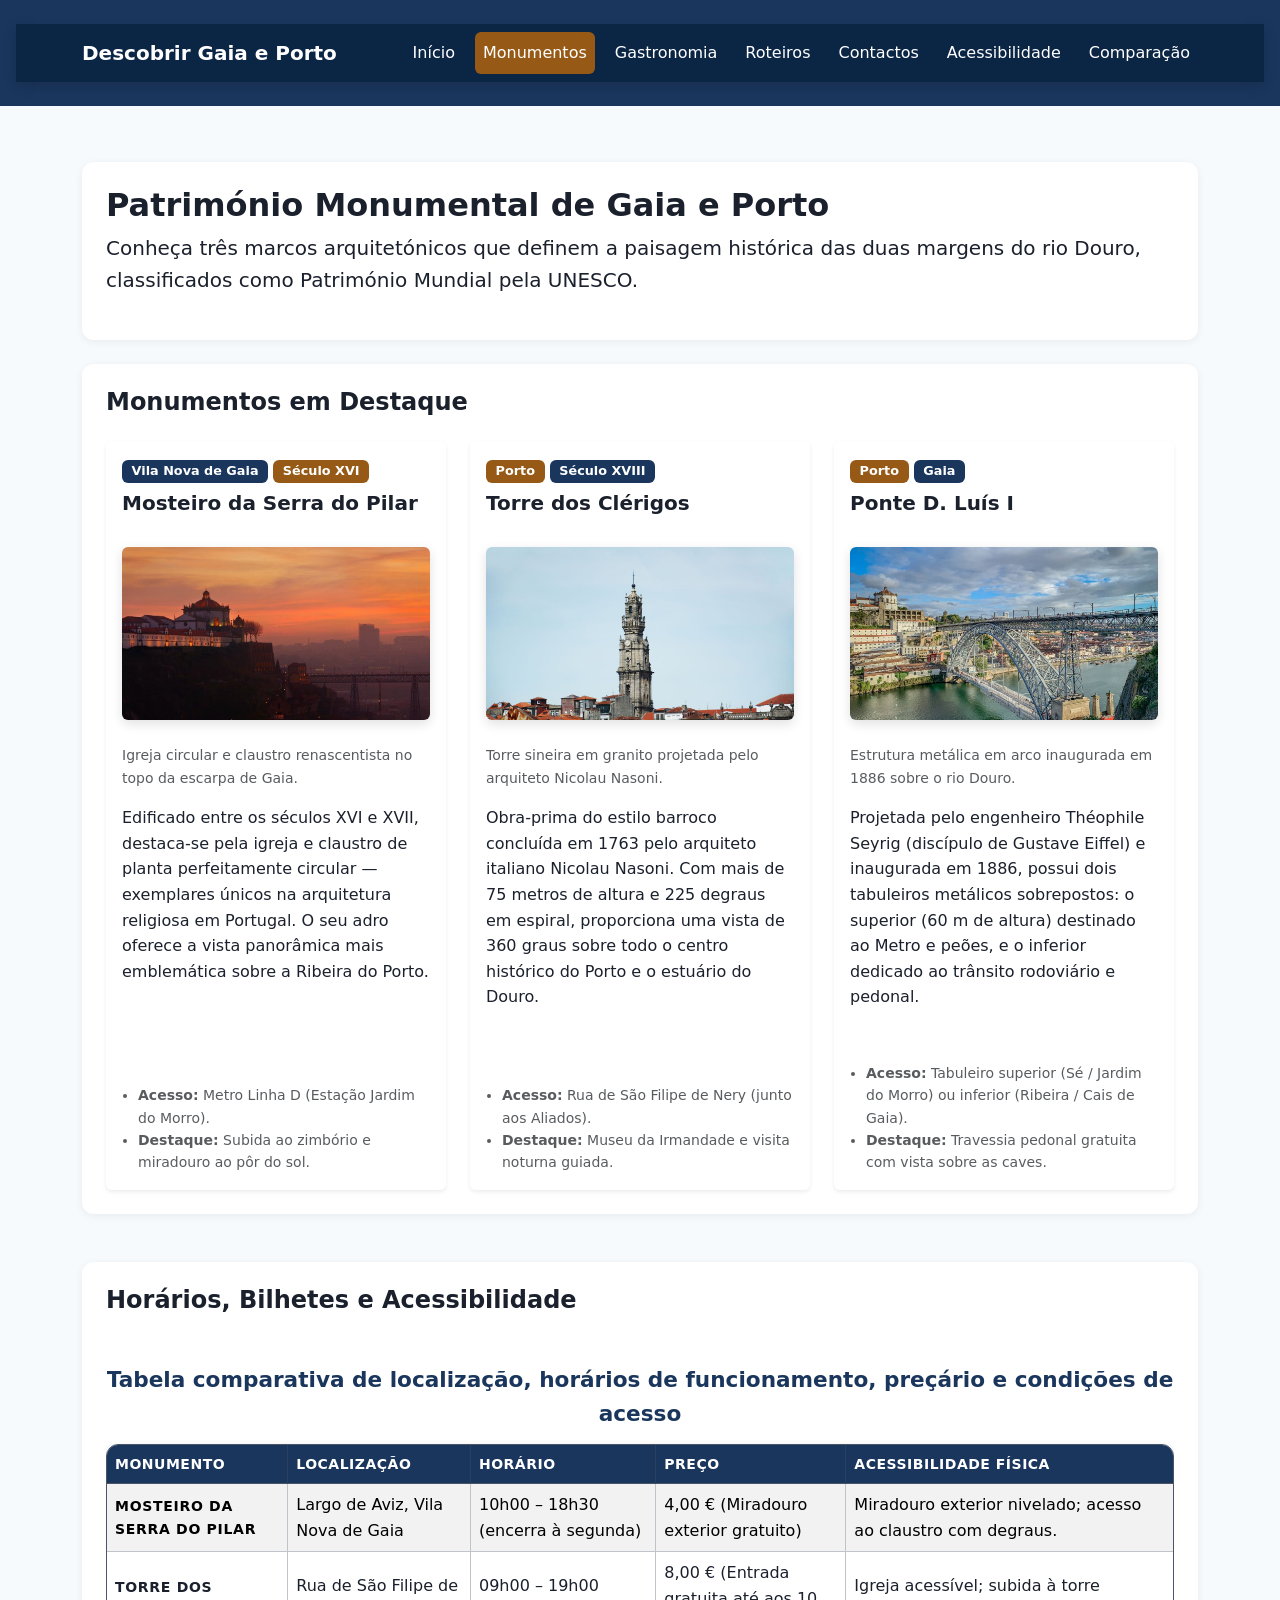
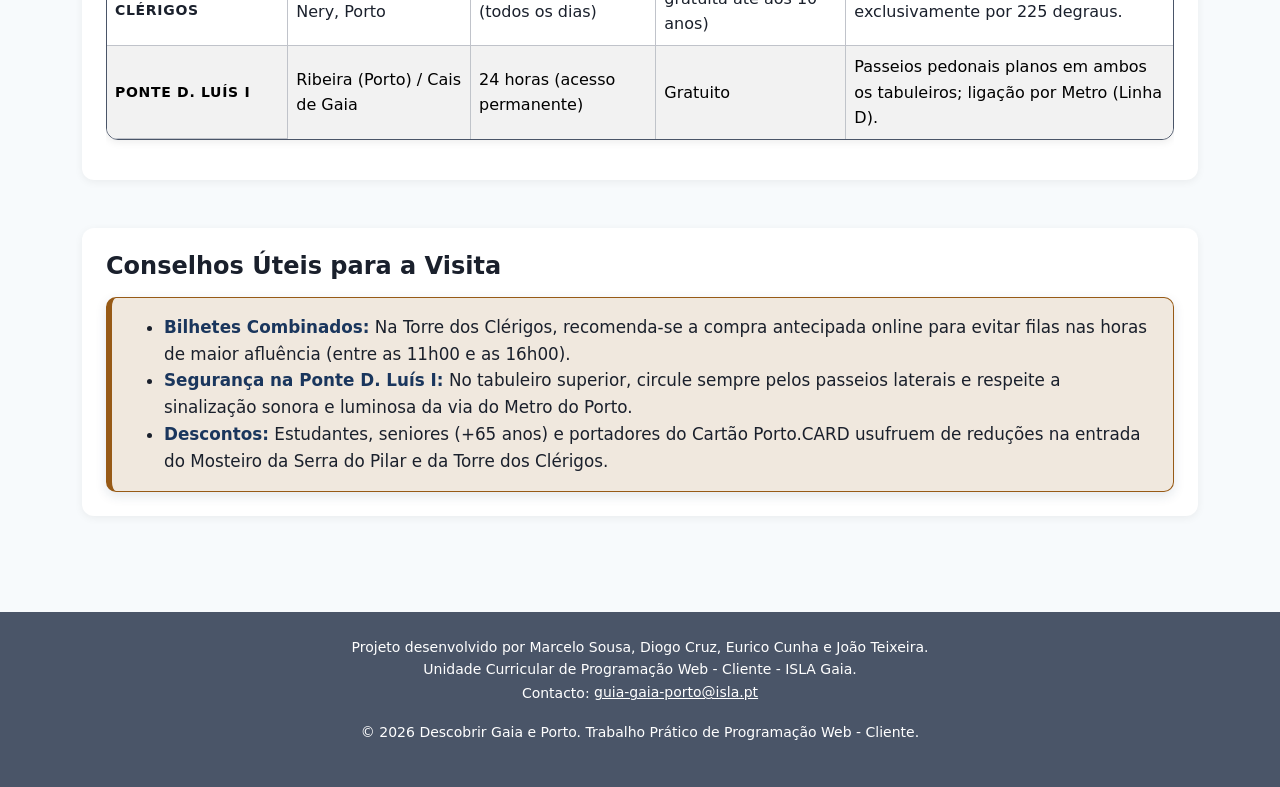
<file: monumentos.html>
<!DOCTYPE html>
<html lang="pt">
<head>
  <meta charset="UTF-8">
  <meta name="viewport" content="width=device-width, initial-scale=1.0">
  <meta name="description" content="Monumentos históricos do Porto e Vila Nova de Gaia: Mosteiro da Serra do Pilar, Torre dos Clérigos e Ponte D. Luís I, com horários, preços e dicas de visita.">
  <title>Descobrir Gaia e Porto - Monumentos</title>

  <!-- 1. CSS Oficial do Bootstrap v5.3.3 -->
  <link href="https://cdn.jsdelivr.net/npm/bootstrap@5.3.3/dist/css/bootstrap.min.css" rel="stylesheet" integrity="sha384-QWTKZyjpPEjISv5WaRU9OFeRpok6YctnYmDr5pNlyT2bRjXh0JMhjY6hW+ALEwIH" crossorigin="anonymous">

  <!-- 2. O vosso CSS original e o ficheiro de personalização -->
  <link rel="stylesheet" href="estilos.css">
  <link rel="stylesheet" href="bootstrap-custom.css">
</head>
<body>
    <header>
        <nav class="navbar navbar-expand-lg navbar-dark navbar-custom" aria-label="Navegação principal">
            <div class="container">
                <span class="navbar-brand fw-bold mb-0">Descobrir Gaia e Porto</span>
                <button class="navbar-toggler" type="button" data-bs-toggle="collapse" data-bs-target="#menuPrincipal" aria-controls="menuPrincipal" aria-expanded="false" aria-label="Alternar navegação">
                    <span class="navbar-toggler-icon"></span>
                </button>
                <div class="collapse navbar-collapse" id="menuPrincipal">
                    <ul class="navbar-nav ms-auto mb-2 mb-lg-0">
                        <li class="nav-item"><a class="nav-link" href="index.html">Início</a></li>
                        <li class="nav-item"><a class="nav-link active" aria-current="page" href="monumentos.html">Monumentos</a></li>
                        <li class="nav-item"><a class="nav-link" href="gastronomia.html">Gastronomia</a></li>
                        <li class="nav-item"><a class="nav-link" href="roteiros.html">Roteiros</a></li>
                        <li class="nav-item"><a class="nav-link" href="contactos.html">Contactos</a></li>
                        <li class="nav-item"><a class="nav-link" href="acessibilidade.html">Acessibilidade</a></li>
                        <li class="nav-item"><a class="nav-link" href="comparacao.html">Comparação</a></li>
                    </ul>
                </div>
            </div>
        </nav>
    </header>

    <main class="container my-4">
        <section class="mb-4">
            <h1 class="h2 fw-bold mb-2">Património Monumental de Gaia e Porto</h1>
            <p class="lead">
                Conheça três marcos arquitetónicos que definem a paisagem histórica das duas margens do rio Douro, classificados como Património Mundial pela UNESCO.
            </p>
        </section>

        <section class="mb-5" aria-labelledby="titulo-locais">
            <h2 id="titulo-locais" class="h4 fw-bold mb-4">Monumentos em Destaque</h2>
            
            <!-- Grelha Bootstrap aplicada aos 3 monumentos com informação histórica e prática -->
            <div class="row g-4">
                <div class="col-12 col-md-6 col-lg-4">
                    <article class="p-3 bg-white rounded shadow-sm h-100 d-flex flex-column">
                        <div class="mb-2">
                            <span class="badge badge-gaia">Vila Nova de Gaia</span>
                            <span class="badge badge-porto">Século XVI</span>
                        </div>
                        <h3 class="h5 fw-bold">Mosteiro da Serra do Pilar</h3>
                        <figure>
                            <img src="images/serra-pilar.jpg" class="img-fluid rounded" alt="Mosteiro da Serra do Pilar no topo da escarpa de Vila Nova de Gaia com vista panorâmica sobre o rio Douro.">
                            <figcaption class="mt-2 text-muted small">Igreja circular e claustro renascentista no topo da escarpa de Gaia.</figcaption>
                        </figure>
                        <p class="flex-grow-1">
                            Edificado entre os séculos XVI e XVII, destaca-se pela igreja e claustro de planta perfeitamente circular — exemplares únicos na arquitetura religiosa em Portugal. O seu adro oferece a vista panorâmica mais emblemática sobre a Ribeira do Porto.
                        </p>
                        <ul class="small text-muted mb-0 ps-3">
                            <li><strong>Acesso:</strong> Metro Linha D (Estação Jardim do Morro).</li>
                            <li><strong>Destaque:</strong> Subida ao zimbório e miradouro ao pôr do sol.</li>
                        </ul>
                    </article>
                </div>

                <div class="col-12 col-md-6 col-lg-4">
                    <article class="p-3 bg-white rounded shadow-sm h-100 d-flex flex-column">
                        <div class="mb-2">
                            <span class="badge badge-porto">Porto</span>
                            <span class="badge badge-gaia">Século XVIII</span>
                        </div>
                        <h3 class="h5 fw-bold">Torre dos Clérigos</h3>
                        <figure>
                            <img src="images/torre-clerigos.jpg" class="img-fluid rounded" alt="Fachada e torre sineira barroca da Igreja dos Clérigos no centro histórico do Porto.">
                            <figcaption class="mt-2 text-muted small">Torre sineira em granito projetada pelo arquiteto Nicolau Nasoni.</figcaption>
                        </figure>
                        <p class="flex-grow-1">
                            Obra-prima do estilo barroco concluída em 1763 pelo arquiteto italiano Nicolau Nasoni. Com mais de 75 metros de altura e 225 degraus em espiral, proporciona uma vista de 360 graus sobre todo o centro histórico do Porto e o estuário do Douro.
                        </p>
                        <ul class="small text-muted mb-0 ps-3">
                            <li><strong>Acesso:</strong> Rua de São Filipe de Nery (junto aos Aliados).</li>
                            <li><strong>Destaque:</strong> Museu da Irmandade e visita noturna guiada.</li>
                        </ul>
                    </article>
                </div>

                <div class="col-12 col-md-12 col-lg-4">
                    <article class="p-3 bg-white rounded shadow-sm h-100 d-flex flex-column">
                        <div class="mb-2">
                            <span class="badge badge-porto">Porto</span>
                            <span class="badge badge-gaia">Gaia</span>
                        </div>
                        <h3 class="h5 fw-bold">Ponte D. Luís I</h3>
                        <figure>
                            <img src="images/ponte D.luis.jpeg" class="img-fluid rounded" alt="Tabuleiro superior e inferior da Ponte D. Luís I sobre o rio Douro unindo o Porto a Vila Nova de Gaia.">
                            <figcaption class="mt-2 text-muted small">Estrutura metálica em arco inaugurada em 1886 sobre o rio Douro.</figcaption>
                        </figure>
                        <p class="flex-grow-1">
                            Projetada pelo engenheiro Théophile Seyrig (discípulo de Gustave Eiffel) e inaugurada em 1886, possui dois tabuleiros metálicos sobrepostos: o superior (60 m de altura) destinado ao Metro e peões, e o inferior dedicado ao trânsito rodoviário e pedonal.
                        </p>
                        <ul class="small text-muted mb-0 ps-3">
                            <li><strong>Acesso:</strong> Tabuleiro superior (Sé / Jardim do Morro) ou inferior (Ribeira / Cais de Gaia).</li>
                            <li><strong>Destaque:</strong> Travessia pedonal gratuita com vista sobre as caves.</li>
                        </ul>
                    </article>
                </div>
            </div>
        </section>

        <section class="mb-5" aria-labelledby="titulo-info">
            <h2 id="titulo-info" class="h4 fw-bold mb-3">Horários, Bilhetes e Acessibilidade</h2>
            <div class="table-responsive">
                <table class="table table-striped table-hover table-bordered caption-top align-middle table-custom">
                    <caption>Tabela comparativa de localização, horários de funcionamento, preçário e condições de acesso</caption>
                    <thead>
                        <tr>
                            <th scope="col">Monumento</th>
                            <th scope="col">Localização</th>
                            <th scope="col">Horário</th>
                            <th scope="col">Preço</th>
                            <th scope="col">Acessibilidade Física</th>
                        </tr>
                    </thead>
                    <tbody>
                        <tr>
                            <th scope="row">Mosteiro da Serra do Pilar</th>
                            <td>Largo de Aviz, Vila Nova de Gaia</td>
                            <td>10h00 – 18h30 (encerra à segunda)</td>
                            <td>4,00 € (Miradouro exterior gratuito)</td>
                            <td>Miradouro exterior nivelado; acesso ao claustro com degraus.</td>
                        </tr>
                        <tr>
                            <th scope="row">Torre dos Clérigos</th>
                            <td>Rua de São Filipe de Nery, Porto</td>
                            <td>09h00 – 19h00 (todos os dias)</td>
                            <td>8,00 € (Entrada gratuita até aos 10 anos)</td>
                            <td>Igreja acessível; subida à torre exclusivamente por 225 degraus.</td>
                        </tr>
                        <tr>
                            <th scope="row">Ponte D. Luís I</th>
                            <td>Ribeira (Porto) / Cais de Gaia</td>
                            <td>24 horas (acesso permanente)</td>
                            <td>Gratuito</td>
                            <td>Passeios pedonais planos em ambos os tabuleiros; ligação por Metro (Linha D).</td>
                        </tr>
                    </tbody>
                </table>
            </div>
        </section>

        <section aria-labelledby="titulo-dicas">
            <h2 id="titulo-dicas" class="h4 fw-bold mb-3">Conselhos Úteis para a Visita</h2>
            <div class="alert alert-custom mb-0" role="note">
                <ul class="mb-0">
                    <li><strong>Bilhetes Combinados:</strong> Na Torre dos Clérigos, recomenda-se a compra antecipada online para evitar filas nas horas de maior afluência (entre as 11h00 e as 16h00).</li>
                    <li><strong>Segurança na Ponte D. Luís I:</strong> No tabuleiro superior, circule sempre pelos passeios laterais e respeite a sinalização sonora e luminosa da via do Metro do Porto.</li>
                    <li><strong>Descontos:</strong> Estudantes, seniores (+65 anos) e portadores do Cartão Porto.CARD usufruem de reduções na entrada do Mosteiro da Serra do Pilar e da Torre dos Clérigos.</li>
                </ul>
            </div>
        </section>
    </main>

    <footer>
        <address>
            Projeto desenvolvido por Marcelo Sousa, Diogo Cruz, Eurico Cunha e João Teixeira.<br>
            Unidade Curricular de Programação Web - Cliente - ISLA Gaia.<br>
            Contacto: <a href="mailto:guia-gaia-porto@isla.pt">guia-gaia-porto@isla.pt</a>
        </address>
        <p>&copy; 2026 Descobrir Gaia e Porto. Trabalho Prático de Programação Web - Cliente.</p>
    </footer>
    <!-- JS Oficial do Bootstrap v5.3.3 -->
    <script 
      src="https://cdn.jsdelivr.net/npm/bootstrap@5.3.3/dist/js/bootstrap.bundle.min.js" integrity="sha384-YvpcrYf0tY3lHB60NNkmXc5s9fDVZLESaAA55NDzOxhy9GkcIdslK1eN7N6jIeHz" crossorigin="anonymous">
    </script>
</body>
</html>
</file>
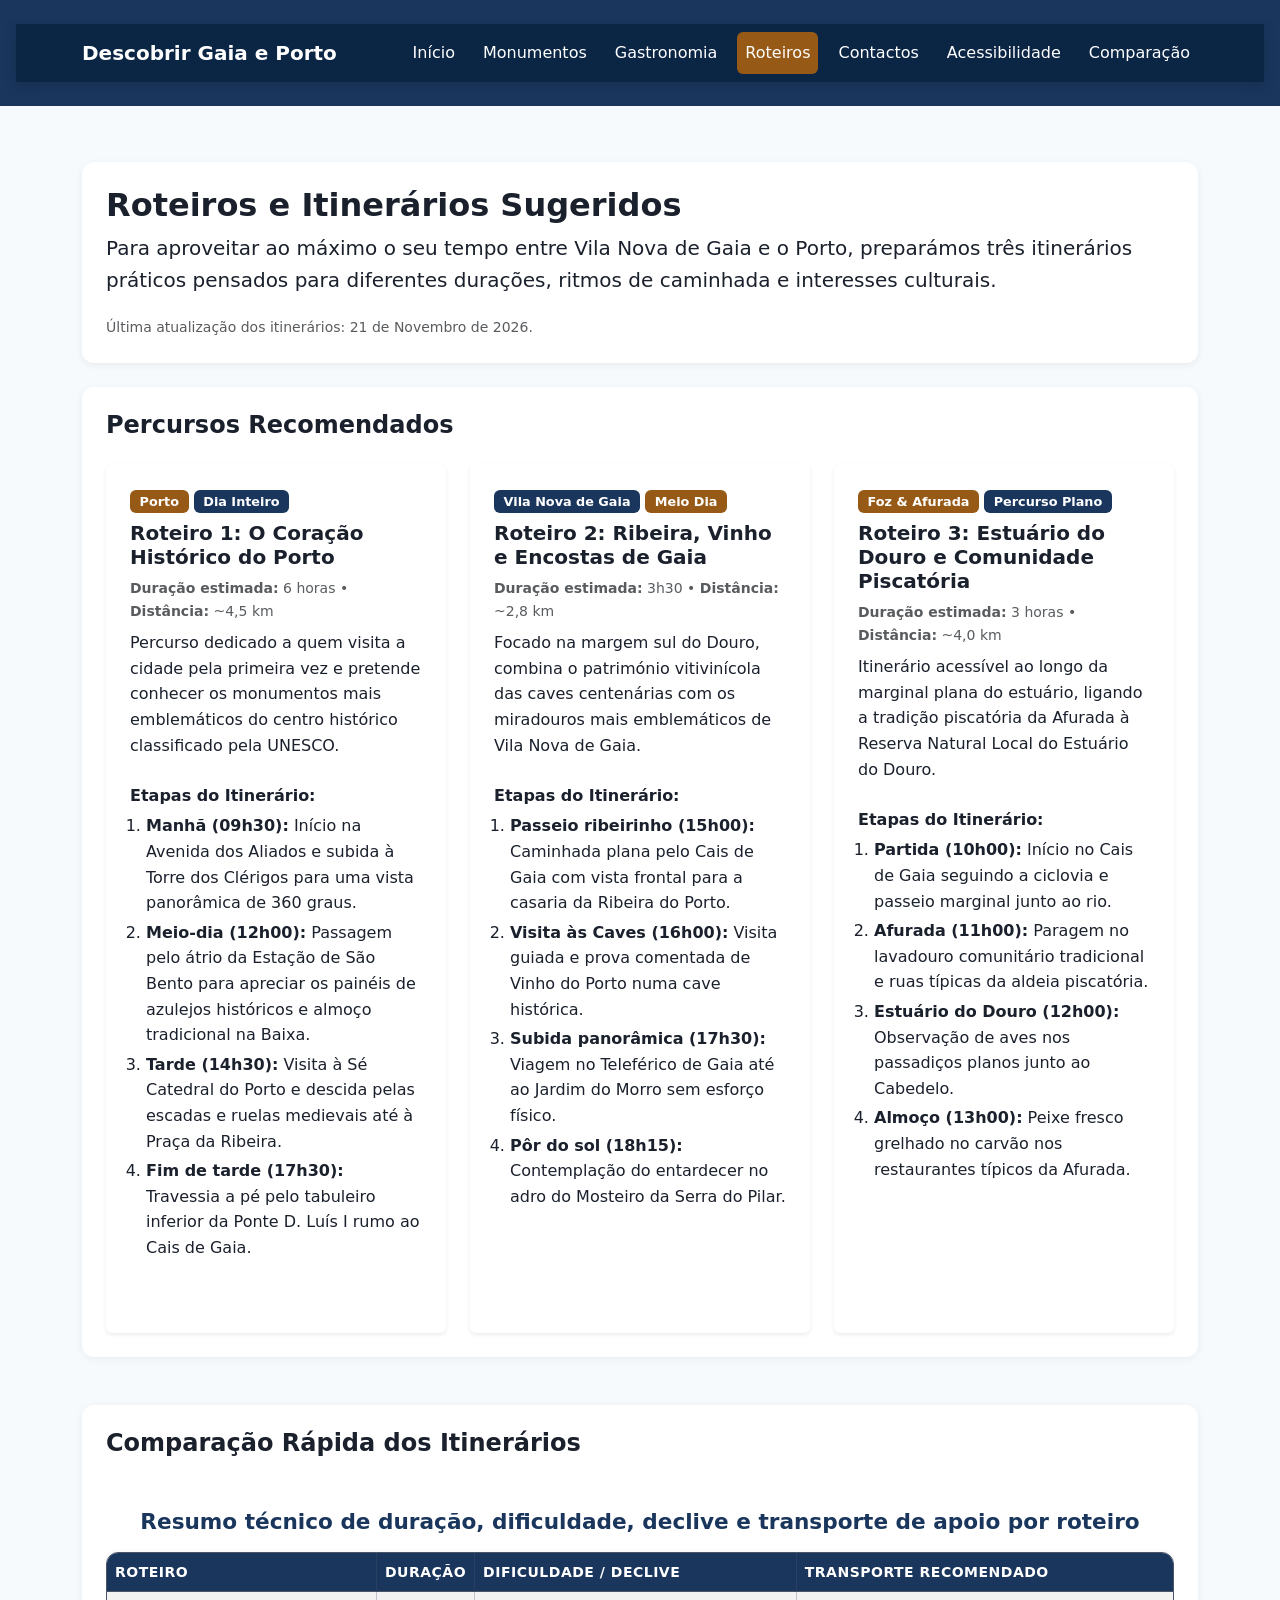
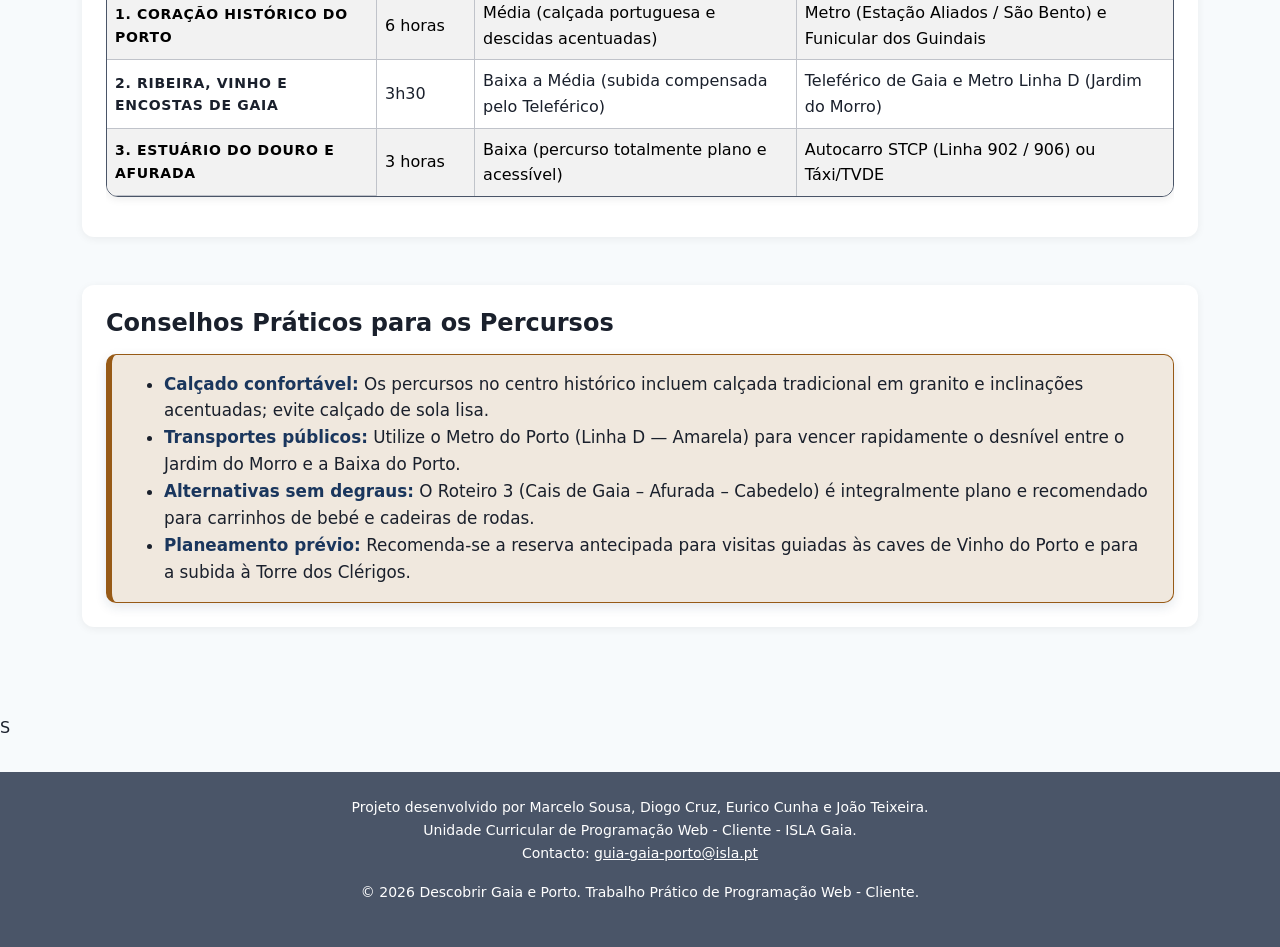
<file: roteiros.html>
<!DOCTYPE html>
<html lang="pt">
<head>
  <meta charset="UTF-8">
  <meta name="viewport" content="width=device-width, initial-scale=1.0">
  <meta name="description" content="Roteiros turísticos sugeridos entre Vila Nova de Gaia e o Porto: itinerários de meio dia, dia inteiro e percursos ribeirinhos com tempos, distâncias e dicas de transporte.">
  <title>Descobrir Gaia e Porto - Roteiros Sugeridos</title>

  <!-- 1. CSS Oficial do Bootstrap v5.3.3 -->
  <link href="https://cdn.jsdelivr.net/npm/bootstrap@5.3.3/dist/css/bootstrap.min.css" rel="stylesheet" integrity="sha384-QWTKZyjpPEjISv5WaRU9OFeRpok6YctnYmDr5pNlyT2bRjXh0JMhjY6hW+ALEwIH" crossorigin="anonymous">

  <!-- 2. O vosso CSS original e o ficheiro de personalização -->
  <link rel="stylesheet" href="estilos.css">
  <link rel="stylesheet" href="bootstrap-custom.css">
</head>
<body>

  <!-- Cabeçalho principal e navegação global -->
  <header>
      <nav class="navbar navbar-expand-lg navbar-dark navbar-custom" aria-label="Navegação principal">
          <div class="container">
              <span class="navbar-brand fw-bold mb-0">Descobrir Gaia e Porto</span>
              <button class="navbar-toggler" type="button" data-bs-toggle="collapse" data-bs-target="#menuPrincipal" aria-controls="menuPrincipal" aria-expanded="false" aria-label="Alternar navegação">
                  <span class="navbar-toggler-icon"></span>
              </button>
              <div class="collapse navbar-collapse" id="menuPrincipal">
                  <ul class="navbar-nav ms-auto mb-2 mb-lg-0">
                      <li class="nav-item"><a class="nav-link" href="index.html">Início</a></li>
                      <li class="nav-item"><a class="nav-link" href="monumentos.html">Monumentos</a></li>
                      <li class="nav-item"><a class="nav-link" href="gastronomia.html">Gastronomia</a></li>
                      <li class="nav-item"><a class="nav-link active" aria-current="page" href="roteiros.html">Roteiros</a></li>
                      <li class="nav-item"><a class="nav-link" href="contactos.html">Contactos</a></li>
                      <li class="nav-item"><a class="nav-link" href="acessibilidade.html">Acessibilidade</a></li>
                      <li class="nav-item"><a class="nav-link" href="comparacao.html">Comparação</a></li>
                  </ul>
              </div>
          </div>
      </nav>
  </header>

  <main class="container my-4">
    <!-- Introdução -->
    <section class="mb-4">
      <h1 class="h2 fw-bold mb-2">Roteiros e Itinerários Sugeridos</h1>
      <p class="lead">
        Para aproveitar ao máximo o seu tempo entre Vila Nova de Gaia e o Porto, preparámos três itinerários práticos pensados para diferentes durações, ritmos de caminhada e interesses culturais.
      </p>
      <p class="text-muted small mb-0">
        Última atualização dos itinerários: <time datetime="2026-11-21">21 de Novembro de 2026</time>.
      </p>
    </section>

    <!-- Grelha dos 3 Roteiros -->
    <section class="mb-5" aria-labelledby="titulo-itinerarios">
      <h2 id="titulo-itinerarios" class="h4 fw-bold mb-4">Percursos Recomendados</h2>

      <div class="row g-4">
        <!-- Roteiro 1 -->
        <div class="col-12 col-lg-4">
          <article class="p-4 bg-white rounded shadow-sm h-100 d-flex flex-column">
            <div class="mb-2">
              <span class="badge badge-porto">Porto</span>
              <span class="badge badge-gaia">Dia Inteiro</span>
            </div>
            <h3 class="h5 fw-bold">Roteiro 1: O Coração Histórico do Porto</h3>
            <p class="small text-muted mb-2">
              <strong>Duração estimada:</strong> <time datetime="PT6H">6 horas</time> • <strong>Distância:</strong> ~4,5 km
            </p>
            <p>
              Percurso dedicado a quem visita a cidade pela primeira vez e pretende conhecer os monumentos mais emblemáticos do centro histórico classificado pela UNESCO.
            </p>
            
            <h4 class="h6 fw-bold mt-2">Etapas do Itinerário:</h4>
            <ol class="flex-grow-1 ps-3">
              <li class="mb-1"><strong>Manhã (09h30):</strong> Início na Avenida dos Aliados e subida à Torre dos Clérigos para uma vista panorâmica de 360 graus.</li>
              <li class="mb-1"><strong>Meio-dia (12h00):</strong> Passagem pelo átrio da Estação de São Bento para apreciar os painéis de azulejos históricos e almoço tradicional na Baixa.</li>
              <li class="mb-1"><strong>Tarde (14h30):</strong> Visita à Sé Catedral do Porto e descida pelas escadas e ruelas medievais até à Praça da Ribeira.</li>
              <li><strong>Fim de tarde (17h30):</strong> Travessia a pé pelo tabuleiro inferior da Ponte D. Luís I rumo ao Cais de Gaia.</li>
            </ol>
          </article>
        </div>

        <!-- Roteiro 2 -->
        <div class="col-12 col-lg-4">
          <article class="p-4 bg-white rounded shadow-sm h-100 d-flex flex-column">
            <div class="mb-2">
              <span class="badge badge-gaia">Vila Nova de Gaia</span>
              <span class="badge badge-porto">Meio Dia</span>
            </div>
            <h3 class="h5 fw-bold">Roteiro 2: Ribeira, Vinho e Encostas de Gaia</h3>
            <p class="small text-muted mb-2">
              <strong>Duração estimada:</strong> <time datetime="PT3H30M">3h30</time> • <strong>Distância:</strong> ~2,8 km
            </p>
            <p>
              Focado na margem sul do Douro, combina o património vitivinícola das caves centenárias com os miradouros mais emblemáticos de Vila Nova de Gaia.
            </p>
            
            <h4 class="h6 fw-bold mt-2">Etapas do Itinerário:</h4>
            <ol class="flex-grow-1 ps-3">
              <li class="mb-1"><strong>Passeio ribeirinho (15h00):</strong> Caminhada plana pelo Cais de Gaia com vista frontal para a casaria da Ribeira do Porto.</li>
              <li class="mb-1"><strong>Visita às Caves (16h00):</strong> Visita guiada e prova comentada de Vinho do Porto numa cave histórica.</li>
              <li class="mb-1"><strong>Subida panorâmica (17h30):</strong> Viagem no Teleférico de Gaia até ao Jardim do Morro sem esforço físico.</li>
              <li><strong>Pôr do sol (18h15):</strong> Contemplação do entardecer no adro do Mosteiro da Serra do Pilar.</li>
            </ol>
          </article>
        </div>

        <!-- Roteiro 3 -->
        <div class="col-12 col-lg-4">
          <article class="p-4 bg-white rounded shadow-sm h-100 d-flex flex-column">
            <div class="mb-2">
              <span class="badge badge-porto">Foz &amp; Afurada</span>
              <span class="badge badge-gaia">Percurso Plano</span>
            </div>
            <h3 class="h5 fw-bold">Roteiro 3: Estuário do Douro e Comunidade Piscatória</h3>
            <p class="small text-muted mb-2">
              <strong>Duração estimada:</strong> <time datetime="PT3H">3 horas</time> • <strong>Distância:</strong> ~4,0 km
            </p>
            <p>
              Itinerário acessível ao longo da marginal plana do estuário, ligando a tradição piscatória da Afurada à Reserva Natural Local do Estuário do Douro.
            </p>
            
            <h4 class="h6 fw-bold mt-2">Etapas do Itinerário:</h4>
            <ol class="flex-grow-1 ps-3">
              <li class="mb-1"><strong>Partida (10h00):</strong> Início no Cais de Gaia seguindo a ciclovia e passeio marginal junto ao rio.</li>
              <li class="mb-1"><strong>Afurada (11h00):</strong> Paragem no lavadouro comunitário tradicional e ruas típicas da aldeia piscatória.</li>
              <li class="mb-1"><strong>Estuário do Douro (12h00):</strong> Observação de aves nos passadiços planos junto ao Cabedelo.</li>
              <li><strong>Almoço (13h00):</strong> Peixe fresco grelhado no carvão nos restaurantes típicos da Afurada.</li>
            </ol>
          </article>
        </div>
      </div>
    </section>

    <!-- Tabela Resumo dos Roteiros -->
    <section class="mb-5" aria-labelledby="titulo-resumo-roteiros">
      <h2 id="titulo-resumo-roteiros" class="h4 fw-bold mb-3">Comparação Rápida dos Itinerários</h2>
      <div class="table-responsive">
        <table class="table table-striped table-hover table-bordered caption-top align-middle table-custom">
          <caption>Resumo técnico de duração, dificuldade, declive e transporte de apoio por roteiro</caption>
          <thead>
            <tr>
              <th scope="col">Roteiro</th>
              <th scope="col">Duração</th>
              <th scope="col">Dificuldade / Declive</th>
              <th scope="col">Transporte Recomendado</th>
            </tr>
          </thead>
          <tbody>
            <tr>
              <th scope="row">1. Coração Histórico do Porto</th>
              <td>6 horas</td>
              <td>Média (calçada portuguesa e descidas acentuadas)</td>
              <td>Metro (Estação Aliados / São Bento) e Funicular dos Guindais</td>
            </tr>
            <tr>
              <th scope="row">2. Ribeira, Vinho e Encostas de Gaia</th>
              <td>3h30</td>
              <td>Baixa a Média (subida compensada pelo Teleférico)</td>
              <td>Teleférico de Gaia e Metro Linha D (Jardim do Morro)</td>
            </tr>
            <tr>
              <th scope="row">3. Estuário do Douro e Afurada</th>
              <td>3 horas</td>
              <td>Baixa (percurso totalmente plano e acessível)</td>
              <td>Autocarro STCP (Linha 902 / 906) ou Táxi/TVDE</td>
            </tr>
          </tbody>
        </table>
      </div>
    </section>

    <!-- Conselhos Práticos -->
    <section aria-labelledby="titulo-conselhos">
      <h2 id="titulo-conselhos" class="h4 fw-bold mb-3">Conselhos Práticos para os Percursos</h2>
      <div class="alert alert-custom mb-0" role="note">
        <ul class="mb-0">
          <li><strong>Calçado confortável:</strong> Os percursos no centro histórico incluem calçada tradicional em granito e inclinações acentuadas; evite calçado de sola lisa.</li>
          <li><strong>Transportes públicos:</strong> Utilize o Metro do Porto (Linha D — Amarela) para vencer rapidamente o desnível entre o Jardim do Morro e a Baixa do Porto.</li>
          <li><strong>Alternativas sem degraus:</strong> O Roteiro 3 (Cais de Gaia – Afurada – Cabedelo) é integralmente plano e recomendado para carrinhos de bebé e cadeiras de rodas.</li>
          <li><strong>Planeamento prévio:</strong> Recomenda-se a reserva antecipada para visitas guiadas às caves de Vinho do Porto e para a subida à Torre dos Clérigos.</li>
        </ul>
      </div>
    </section>

  </main>S

  <footer>
        <address>
            Projeto desenvolvido por Marcelo Sousa, Diogo Cruz, Eurico Cunha e João Teixeira.<br>
            Unidade Curricular de Programação Web - Cliente - ISLA Gaia.<br>
            Contacto: <a href="mailto:guia-gaia-porto@isla.pt">guia-gaia-porto@isla.pt</a>
        </address>
        <p>&copy; 2026 Descobrir Gaia e Porto. Trabalho Prático de Programação Web - Cliente.</p>
  </footer>
  <!-- JS Oficial do Bootstrap v5.3.3 -->
  <script 
    src="https://cdn.jsdelivr.net/npm/bootstrap@5.3.3/dist/js/bootstrap.bundle.min.js" integrity="sha384-YvpcrYf0tY3lHB60NNkmXc5s9fDVZLESaAA55NDzOxhy9GkcIdslK1eN7N6jIeHz" crossorigin="anonymous">
  </script>
</body>
</html>
</file>
<file: estilos.css>
/* 
   Descobrir Gaia & Porto — Folha de Estilos Principal 
   Etapa 3 (E3) — CSS Base, Identidade Visual e Acessibilidade
*/

/* 1. Variáveis Globais (:root) — Paleta de Cores e Tipografia */
:root {
  --cor-primaria: #1A365D;      /* Azul Douro */
  --cor-secundaria: #975A16;    /* Dourado Vinho do Porto */
  --cor-fundo: #F7FAFC;         /* Fundo Neutro Suave */
  --cor-texto: #1A202C;         /* Grafite Escuro */
  --cor-granito: #4A5568;       /* Cinzento Granito */
  --cor-branca: #FFFFFF;        /* Branco Puro */
  
  --fonte-principal: system-ui, -apple-system, "Segoe UI", Roboto, Arial, sans-serif;
  --raio-borda: 12px;           /* Cantos arredondados */
}

/* 2. Reset Básico e Estrutura Geral (Regras 1 a 3) */
* ⁠{
  box-sizing: border-box;
  margin: 0;
  padding: 0;
}

/* Espaçamento consistente para secções e artigos */
section, article {
  margin-bottom: 2rem;
  padding: 1.5rem;
  background-color: var(--cor-branca);
  border-radius: var(--raio-borda);
  box-shadow: 0 2px 8px rgba(0, 0, 0, 0.06);
}

body {
  font-family: var(--fonte-principal);
  background-color: var(--cor-fundo);
  color: var(--cor-texto);
  line-height: 1.6;
}

main {
  max-width: 1100px;
  margin: 0 auto;
  padding: 2rem 1rem;
}

/* 3. Cabeçalho e Navegação Global (Regras 4 a 7) */
header {
  background-color: var(--cor-primaria);
  color: var(--cor-branca);
  padding: 1.5rem 1rem;
  text-align: center;
}

nav ul {
  list-style: none;
  display: flex;
  justify-content: center;
  gap: 1.5rem;
  margin-top: 1rem;
  flex-wrap: wrap;
}

nav a {
  color: var(--cor-branca);
  text-decoration: none;
  font-weight: 500;
  padding: 0.25rem 0.5rem;
  transition: color 0.2s ease, border-color 0.2s ease;
}

nav a:hover,
nav a:focus {
  color: var(--cor-branca);
  border-bottom: 2px solid var(--cor-secundaria);
}
nav a.ativo {
  color: var(--cor-secundaria);
  font-weight: 700;
  border-bottom: 2px solid var(--cor-secundaria);
}

/* Personalização da Caixa do Índice do Artigo */
nav[aria-label="Índice do Artigo"] {
  background-color: #F8FAFC;         /* Fundo cinza muito claro */
  padding: 1.25rem 1.5rem;
  border-left: 4px solid var(--cor-primaria); /* Barra lateral a Azul Douro */
  border-radius: 6px;
  margin: 1.5rem 0;
}

nav[aria-label="Índice do Artigo"] h3 {
  color: var(--cor-primaria);       /* Azul Douro #1A365D */
  margin-bottom: 0.75rem;
}

nav[aria-label="Índice do Artigo"] ol li a {
  color: var(--cor-primaria);       /* Cor das ligações do índice */
  text-decoration: none;
  font-weight: 500;
}

nav[aria-label="Índice do Artigo"] ol li a:hover,
nav[aria-label="Índice do Artigo"] ol li a:focus {
  color: #975A16;                   /* Dourado ao passar o rato ou focar */
  text-decoration: underline;
}

/* 4. Tipografia e Títulos (Regras 8 a 10) */
h1 {
  font-size: 2rem;
  margin-bottom: 0.5rem;
}

h2 {
  font-size: 1.5rem;
  color: var(--cor-primaria);
  margin-bottom: 1rem;
}

p {
  margin-bottom: 1.25rem;
}

/* 5. Elementos Multimédia e Imagens (Regra 11) */
img {
  max-width: 100%;
  height: auto;
  display: block;
  border-radius: var(--raio-borda);
  box-shadow: 0 4px 12px rgba(0, 0, 0, 0.12);
  margin: 1.5rem auto;
}

/* 6. Tabelas de Conteúdo (Regras 12 e 13) */

caption {
  font-size: 1.5rem;
  display: table-caption;
  text-align: center;
  unicode-bidi: isolate;
}


table {
 width: 100%;
  border-collapse: separate;
  border-spacing: 0;
  margin: 1.5rem 0;
  background-color: var(--cor-branca);
  border-radius: var(--raio-borda);
  overflow: hidden;
  box-shadow: 0 2px 8px rgba(0, 0, 0, 0.08);
}

th, td {
  padding: 1rem 1.25rem;
  text-align: left;
  border-bottom: 1px solid #E2E8F0;
}

th {
  background-color: var(--cor-primaria); /* Azul Douro #1A365D */
  color: var(--cor-branca);
  font-weight: 600;
  text-transform: uppercase;
  font-size: 0.875rem;
  letter-spacing: 0.05em;
}

/* Efeito Zébra alternado para facilitar a leitura */
tbody tr:nth-child(even) {
  background-color: #F8FAFC;
}

/* Destaque ao passar o rato na tabela */
tbody tr:hover {
  background-color: #EDF2F7;
}

/* Retira a borda do último elemento */
tbody tr:last-child td {
  border-bottom: none;
}

/* 7. Formulários e Acessibilidade de Foco (Regras 14 a 16) */
form {
  max-width: 900px;           
  margin: 2rem auto;          /* Centra na página */
  padding: 1.5rem 2rem;       /* Reduz a margem/espaço interno */
  background-color: var(--cor-branca);
  border-radius: var(--raio-borda);
  border: 1px solid #E2E8F0;
  box-shadow: 0 4px 12px rgba(0, 0, 0, 0.05);
}

/* Espaçamento uniforme entre rótulos e campos */
form label {
  display: block;
  font-weight: 600;
  color: var(--cor-primaria);
  margin-top: 1rem;           /* Distância constante em relação ao campo anterior */
  margin-bottom: 0.35rem;     /* Distância constante em relação à caixa de texto abaixo */
}

/* Garante que o primeiro label não ganha margem no topo */
form label:first-of-type {
  margin-top: 0;
}

/* Caixas de texto e seleções com 100% de largura */
input[type="text"],
input[type="email"],
input[type="tel"],
input[type="date"],
input[type="number"],
select,
textarea {
  width: 100%;
  box-sizing: border-box;
  padding: 0.65rem 0.85rem;
  font-family: inherit;
  font-size: 1rem;
  border: 2px solid #CBD5E0;
  border-radius: 8px;
  background-color: var(--cor-fundo);
  color: var(--cor-texto);
  margin-bottom: 0;           /* Espaçamento gerido apenas pelas margens do label */
  transition: border-color 0.2s ease, box-shadow 0.2s ease;
}
/* Foco interativo e acessível (WCAG 2.2) */
input:focus,
select:focus,
textarea:focus {
  border-color: var(--cor-primaria);
  outline: 2px solid var(--cor-primaria);
  outline-offset: 2px;
  background-color: var(--cor-branca);
}

/* Botão de envio formatado com a cor primária */
button, input[type="submit"] {
  display: inline-block;
  background-color: var(--cor-primaria);
  color: var(--cor-branca);
  font-weight: 700;
  padding: 0.85rem 1.75rem;
  border: none;
  border-radius: 8px;
  cursor: pointer;
  font-size: 1rem;
  transition: background-color 0.2s ease, transform 0.1s ease;
}

button:hover, input[type="submit"]:hover {
  background-color: #102A43; /* Tom de azul ligeiramente mais escuro */
}

button:active, input[type="submit"]:active {
  transform: scale(0.98);
}
/* Força a checkbox e o texto a ficarem na mesma linha horizontal */
form label.campo-checkbox {
  display: flex !important;       /* Garante alinhamento na mesma linha */
  flex-direction: row;            /* Coloca a caixinha antes do texto */
  align-items: center;            /* Centra a caixinha verticalmente em relação à frase */
  gap: 0.6rem;                    
  margin-top: 1.5rem;
  margin-bottom: 1.5rem;
  font-weight: normal;            
  cursor: pointer;
}

/* Tamanho e ajuste da caixa de verificação */
form label.campo-checkbox input[type="checkbox"] {
  width: 1.2rem !important;       
  height: 1.2rem !important;
  margin: 0 !important;           
  cursor: pointer;
  accent-color: var(--cor-primaria); /* Cor do visto a Azul Douro */
}
/* 8. Rodapé (Regra 17) */
footer {
  background-color: var(--cor-granito);
  color: var(--cor-branca);
  text-align: center;
  padding: 1.5rem 1rem;
  font-size: 0.875rem;
  margin-top: 2rem;
}

footer a {
  color: var(--cor-branca);
  text-decoration: underline;
}

/* 
  Mobile-First, Acessibilidade e Responsividade
*/

/* 1. Estilos Base (Mobile-First: por defeito para telemóveis a partir de 360px) */
html, body {
  overflow-x: hidden; /* Garante que não há scroll horizontal a 360px */
}

/* Requisito E5 (Ponto 5): Alvos de toque com pelo menos 24x24px CSS */
a, 
button, 
input[type="checkbox"], 
input[type="radio"], 
select,
.btn {
  min-width: 24px;
  min-height: 24px;
  display: inline-flex;
  align-items: center;
  justify-content: center;
  box-sizing: border-box;
}

/* Ponto de Rutura 1 — Ecrãs Médios / Tablets */
@media (min-width: 481px) {
  body {
    font-size: 1rem;
  }
}

/* Ponto de Rutura 2 — Desktops / Portáteis */
@media (min-width: 769px) {
  main {
    padding: 2rem;
  }
}

/* Ponto de Rutura 3 — Ecrãs Largos (1280px+) */
@media (min-width: 1025px) {
  main {
    max-width: 1200px;
    margin: 0 auto;
  }
}

/* 
  FLEXBOX NA NAVEGAÇÃO E CSS GRID
*/

/* --- Flexbox no Menu de Navegação (<nav>) --- */
/* Em Mobile: os links do menu ficam empilhados em coluna */
nav ul {
  display: flex;
  flex-direction: column;
  gap: 0.75rem;
  padding: 0;
  margin: 0;
  list-style: none;
}

/* --- CSS Grid na Grelha de Conteúdos (.grid-cards ou .galeria) --- */
/* Em Mobile: os cartões ficam numa única coluna */
.grid-cards, 
.galeria {
  display: grid;
  grid-template-columns: 1fr;
  gap: 1.5rem;
}


/*RESPONSIVIDADE */

/*  tablets (min-width 481px) */
@media (min-width: 481px) {
  /* Flexbox: Menu passa a linha horizontal */
  nav ul {
    flex-direction: row;
    flex-wrap: wrap;
    justify-content: center;
  }

  /* Grid: Grelha passa para 2 colunas */
  .grid-cards, 
  .galeria {
    grid-template-columns: repeat(2, 1fr);
  }
}

/*  desktops (min-width 769px) */
@media (min-width: 769px) {
  /* Grid: Grelha passa para 3 colunas */
  .grid-cards, 
  .galeria {
    grid-template-columns: repeat(3, 1fr);
  }
}

/* IMAGENS RESPONSIVAS E PADRONIZAÇÃO */

/* Regra Global: impede que as imagens ultrapassem o ecrã */
img {
  max-width: 100%;
  height: auto;
  display: block;
}

/* Padronização exata do tamanho de todas as imagens em cartões/galerias */
.card img, 
.galeria img, 
figure img,
main img {
  width: 100%;
  height: auto;
  aspect-ratio: 16 / 9;
  object-fit: cover;
  object-position: center;
  border-radius: 8px;
}
</file>
